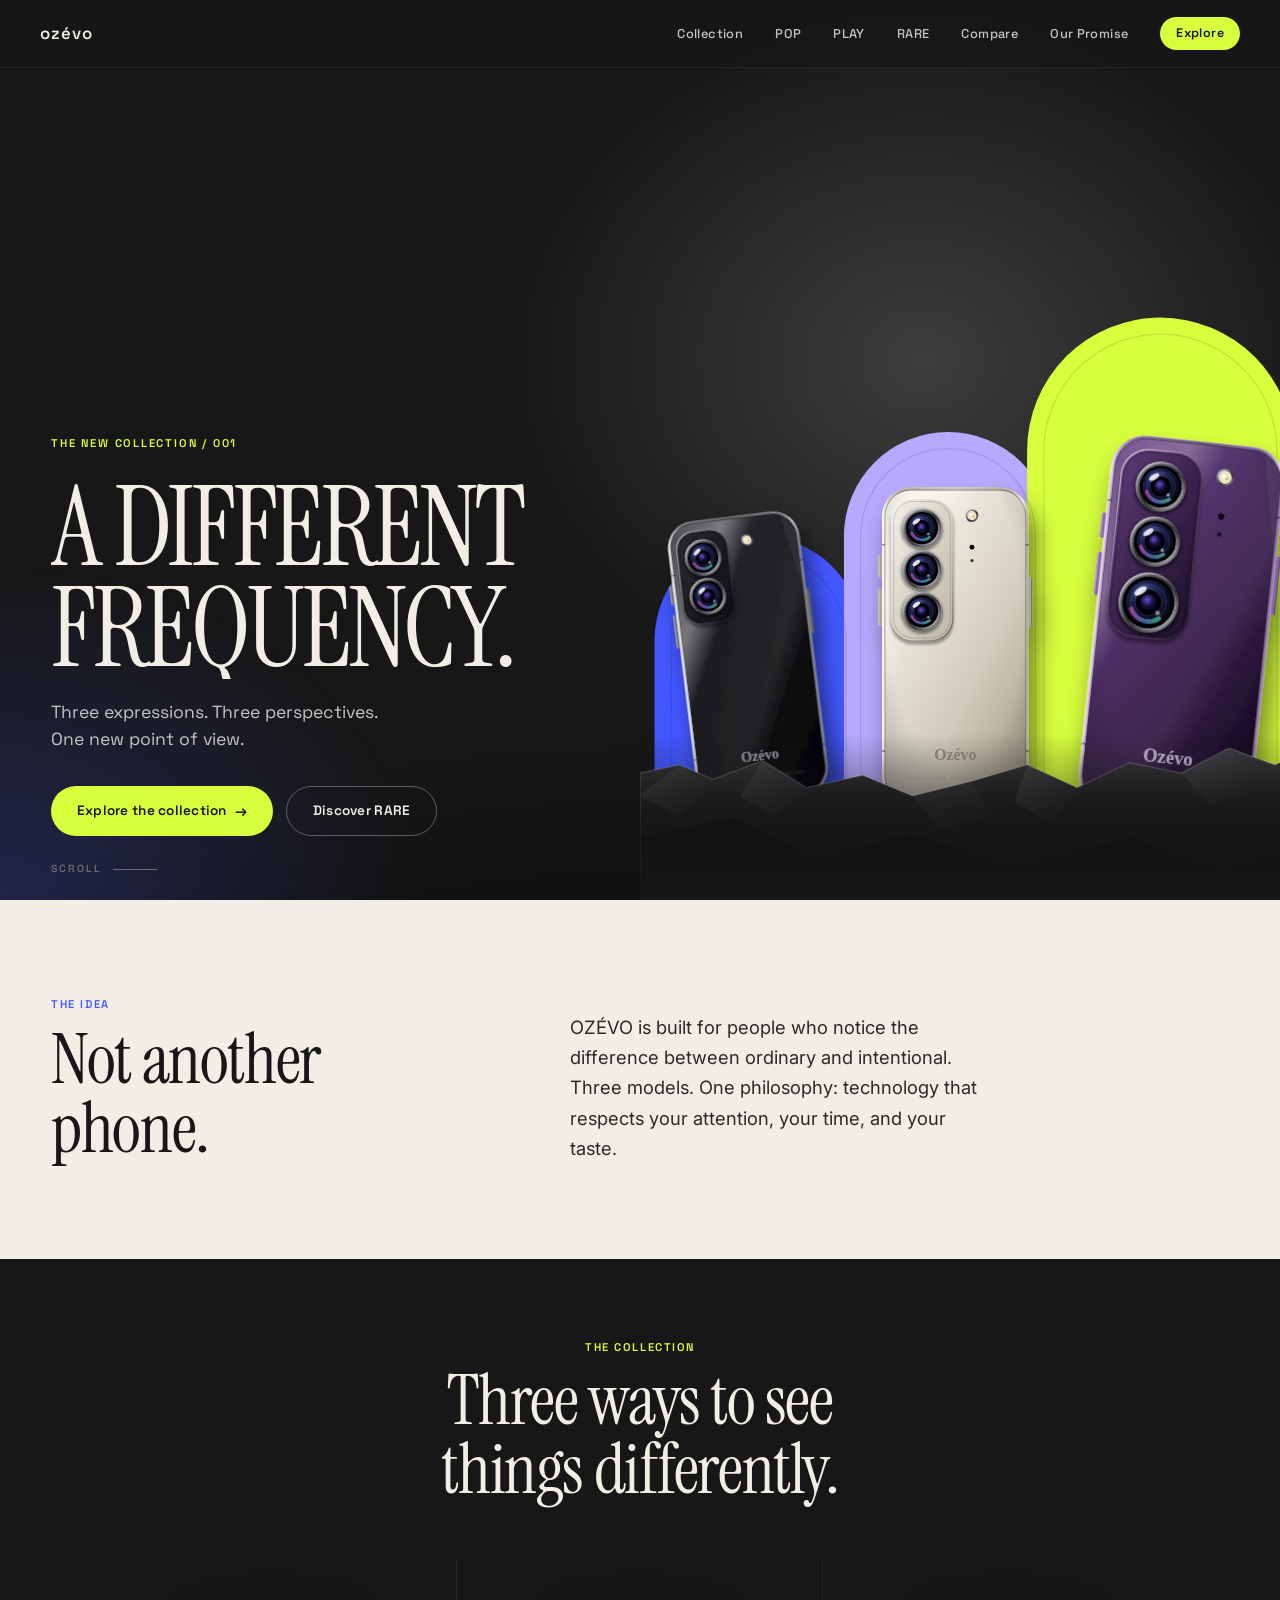
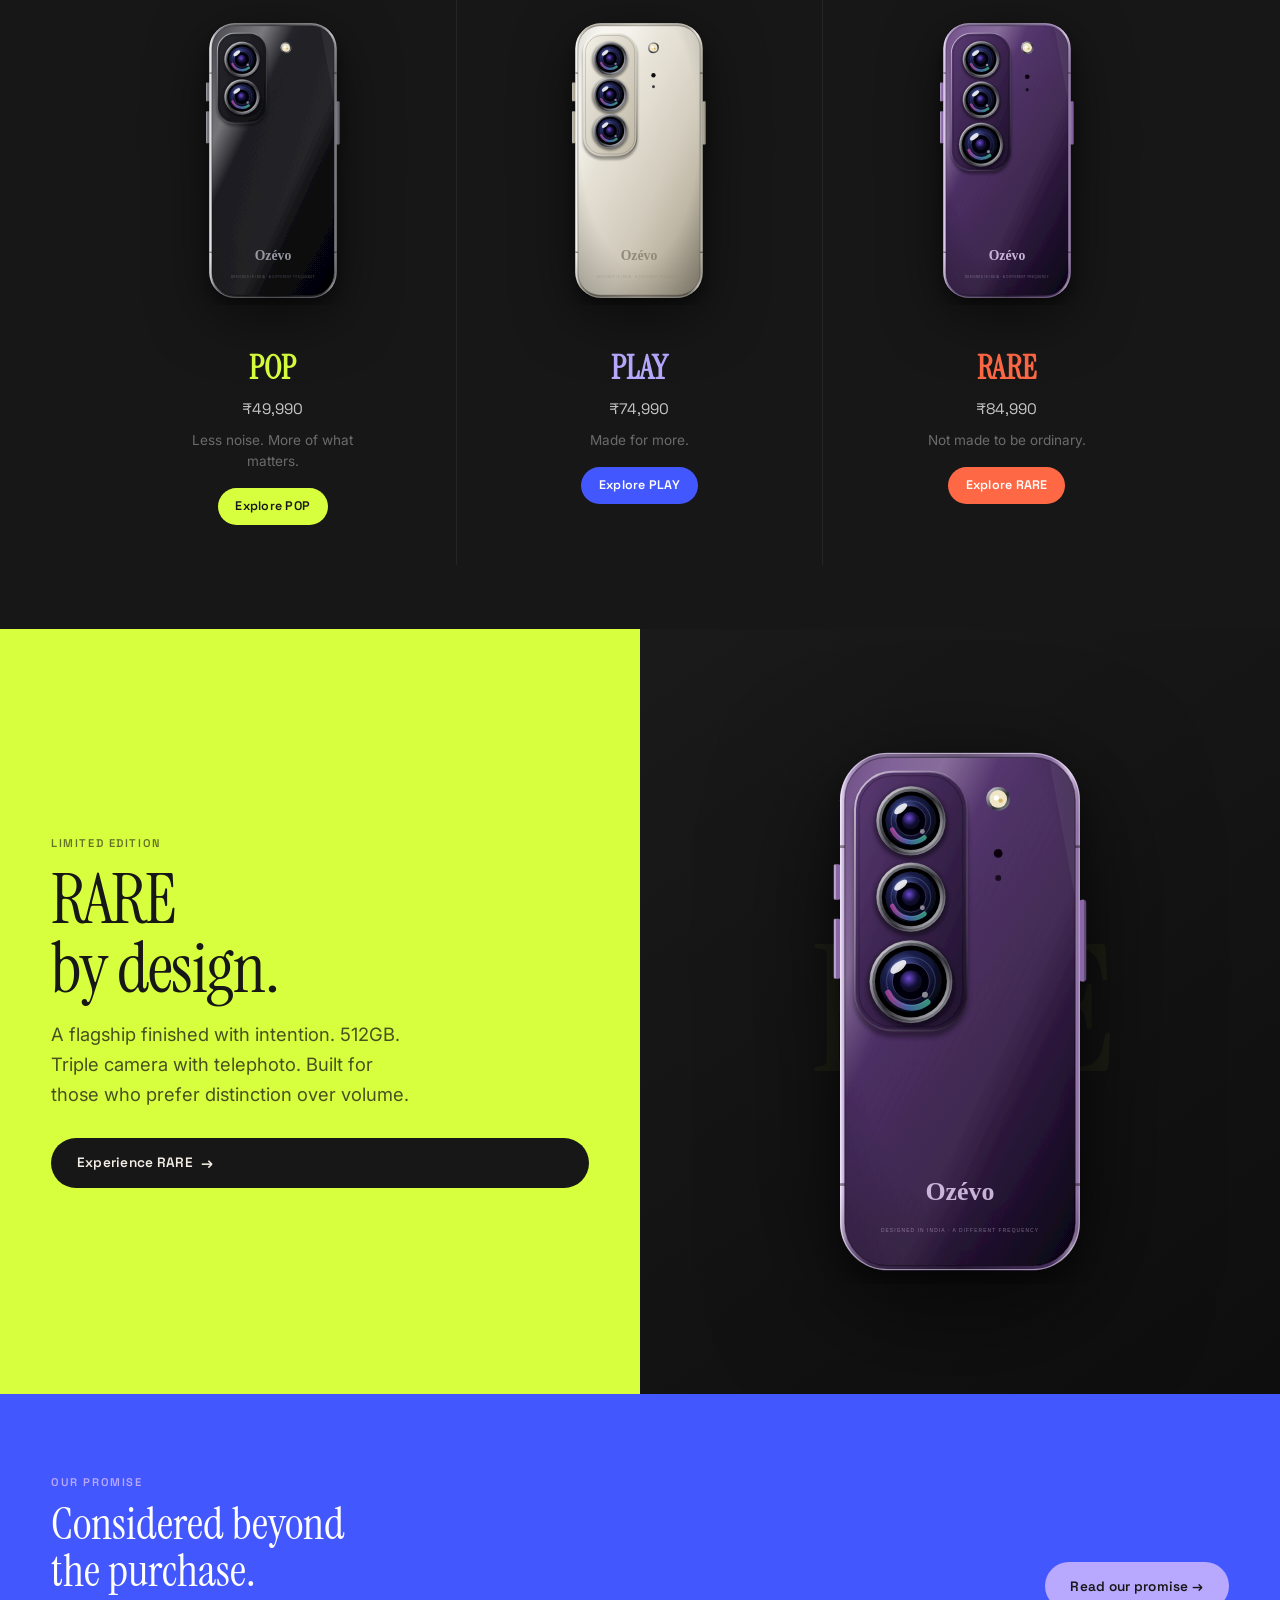
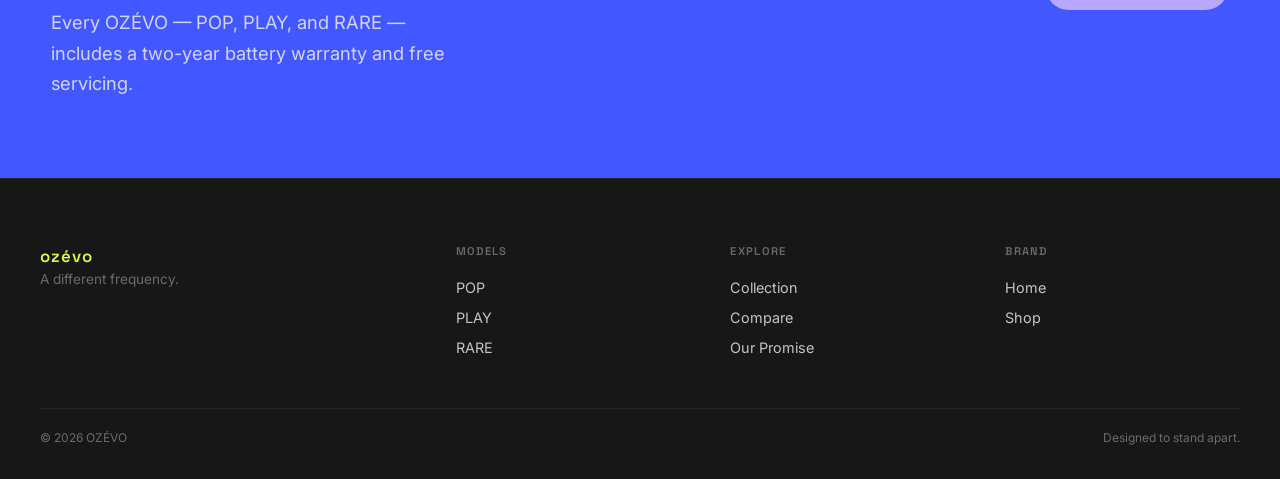
<file: ozevo-site (3)/ozevo/index.html>
<!DOCTYPE html>
<html lang="en">
<head>
  <meta charset="UTF-8" />
  <meta name="viewport" content="width=device-width, initial-scale=1.0" />
  <title>ozévo — A Different Frequency.</title>
  <meta name="description" content="Three expressions. Three perspectives. One new point of view. OZÉVO POP, PLAY, and RARE." />
  <link rel="stylesheet" href="css/styles.css" />
  <link rel="stylesheet" href="css/motion.css" />
</head>
<body>
  <header class="site-header">
    <a href="index.html" class="wordmark">ozévo</a>
    <nav class="nav-links">
      <a href="collection.html">Collection</a>
      <a href="pop.html">POP</a>
      <a href="play.html">PLAY</a>
      <a href="rare.html">RARE</a>
      <a href="compare.html">Compare</a>
      <a href="our-promise.html">Our Promise</a>
      <a href="collection.html" class="nav-cta">Explore</a>
    </nav>
    <button class="mobile-toggle" aria-label="Menu"><span></span><span></span><span></span></button>
  </header>
  <nav class="mobile-nav">
    <a href="collection.html">Collection</a>
    <a href="pop.html">POP</a>
    <a href="play.html">PLAY</a>
    <a href="rare.html">RARE</a>
    <a href="compare.html">Compare</a>
    <a href="our-promise.html">Our Promise</a>
  </nav>

  <main>
    <!-- HERO -->
    <section class="hero hero-cine">
      <div class="hero-light" aria-hidden="true"></div>
      <div class="hero-left">
        <p class="hero-meta">The New Collection / 001</p>
        <h1 class="display-xl">
          <span class="line"><span>A DIFFERENT</span></span>
          <span class="line"><span>FREQUENCY.</span></span>
        </h1>
        <p class="hero-sub">Three expressions. Three perspectives. One new point of view.</p>
        <div class="hero-cta">
          <a href="collection.html" class="btn btn-lime btn-arrow">Explore the collection</a>
          <a href="rare.html" class="btn btn-ghost" style="color:var(--paper);border-color:rgba(255,255,255,0.3);">Discover RARE</a>
        </div>
      </div>
      <div class="hero-right">
        <span class="hero-crop-type" aria-hidden="true">ozévo</span>
        <div class="hero-parallax" data-parallax="0.07">
          <div class="hero-phones">
            <!-- Illustrative render. Replace with product photography when available. -->
            <img src="assets/hero-phones.svg" alt="OZÉVO POP, PLAY, and RARE" width="640" height="600" />
          </div>
        </div>
      </div>
      <a href="#manifesto" class="hero-scroll" aria-label="Scroll to the idea">Scroll</a>
    </section>

    <!-- MANIFESTO -->
    <section class="manifesto" id="manifesto">
      <div class="reveal">
        <p class="label">The idea</p>
        <h2 class="display-lg">Not another<br>phone.</h2>
      </div>
      <div class="reveal">
        <p class="body-lg">OZÉVO is built for people who notice the difference between ordinary and intentional. Three models. One philosophy: technology that respects your attention, your time, and your taste.</p>
      </div>
    </section>

    <!-- COLLECTION STRIP -->
    <section class="col-strip">
      <div class="col-strip-header reveal">
        <p class="label">The collection</p>
        <h2 class="display-lg">Three ways to see<br>things differently.</h2>
      </div>
      <div class="phones-row">
        <article class="phone-card pop-card reveal">
          <div class="phone-visual">
            <img data-tilt src="assets/phone-pop.svg" alt="OZÉVO POP" width="160" height="320" />
          </div>
          <h3 class="model-name">POP</h3>
          <p class="model-price">₹49,990</p>
          <p class="model-desc">Less noise. More of what matters.</p>
          <a href="pop.html" class="btn btn-lime" style="font-size:0.78rem;padding:0.55rem 1.1rem;">Explore POP</a>
        </article>
        <article class="phone-card play-card reveal">
          <div class="phone-visual">
            <img data-tilt src="assets/phone-play.svg" alt="OZÉVO PLAY" width="160" height="320" />
          </div>
          <h3 class="model-name">PLAY</h3>
          <p class="model-price">₹74,990</p>
          <p class="model-desc">Made for more.</p>
          <a href="play.html" class="btn btn-cobalt" style="font-size:0.78rem;padding:0.55rem 1.1rem;">Explore PLAY</a>
        </article>
        <article class="phone-card rare-card reveal">
          <div class="phone-visual">
            <img data-tilt src="assets/phone-rare.svg" alt="OZÉVO RARE" width="160" height="320" />
          </div>
          <h3 class="model-name">RARE</h3>
          <p class="model-price">₹84,990</p>
          <p class="model-desc">Not made to be ordinary.</p>
          <a href="rare.html" class="btn" style="background:var(--orange);color:var(--white);font-size:0.78rem;padding:0.55rem 1.1rem;">Explore RARE</a>
        </article>
      </div>
    </section>

    <!-- RARE TEASER -->
    <section class="rare-teaser">
      <div class="rare-teaser-left reveal">
        <p class="label">Limited edition</p>
        <h2 class="display-lg">RARE<br>by design.</h2>
        <p class="body-lg">A flagship finished with intention. 512GB. Triple camera with telephoto. Built for those who prefer distinction over volume.</p>
        <a href="rare.html" class="btn btn-ink btn-arrow">Experience RARE</a>
      </div>
      <div class="rare-teaser-right">
        <span class="rare-big-type" aria-hidden="true">RARE</span>
        <div class="phone-visual" data-parallax="0.08">
          <img data-tilt src="assets/phone-rare.svg" alt="OZÉVO RARE limited edition" width="300" height="600" />
        </div>
      </div>
    </section>

    <!-- PROMISE BAND -->
    <section class="promise-band">
      <div class="reveal">
        <p class="label">Our promise</p>
        <h2 class="display-md">Considered beyond<br>the purchase.</h2>
        <p class="body-lg">Every OZÉVO — POP, PLAY, and RARE — includes a two-year battery warranty and free servicing.</p>
      </div>
      <div class="reveal" style="text-align:right;">
        <a href="our-promise.html" class="btn" style="background:var(--lavender);color:var(--ink);">Read our promise →</a>
      </div>
    </section>
  </main>

  <footer class="site-footer">
    <div class="footer-inner">
      <div class="footer-brand">
        <a href="index.html" class="wordmark">ozévo</a>
        <p>A different frequency.</p>
      </div>
      <div class="footer-col">
        <h4>Models</h4>
        <a href="pop.html">POP</a>
        <a href="play.html">PLAY</a>
        <a href="rare.html">RARE</a>
      </div>
      <div class="footer-col">
        <h4>Explore</h4>
        <a href="collection.html">Collection</a>
        <a href="compare.html">Compare</a>
        <a href="our-promise.html">Our Promise</a>
      </div>
      <div class="footer-col">
        <h4>Brand</h4>
        <a href="index.html">Home</a>
        <a href="collection.html">Shop</a>
      </div>
    </div>
    <div class="footer-bottom">
      <span>© 2026 OZÉVO</span>
      <span>Designed to stand apart.</span>
    </div>
  </footer>
  <script src="js/main.js"></script>
  <script src="js/motion.js"></script>
</body>
</html>
</file>
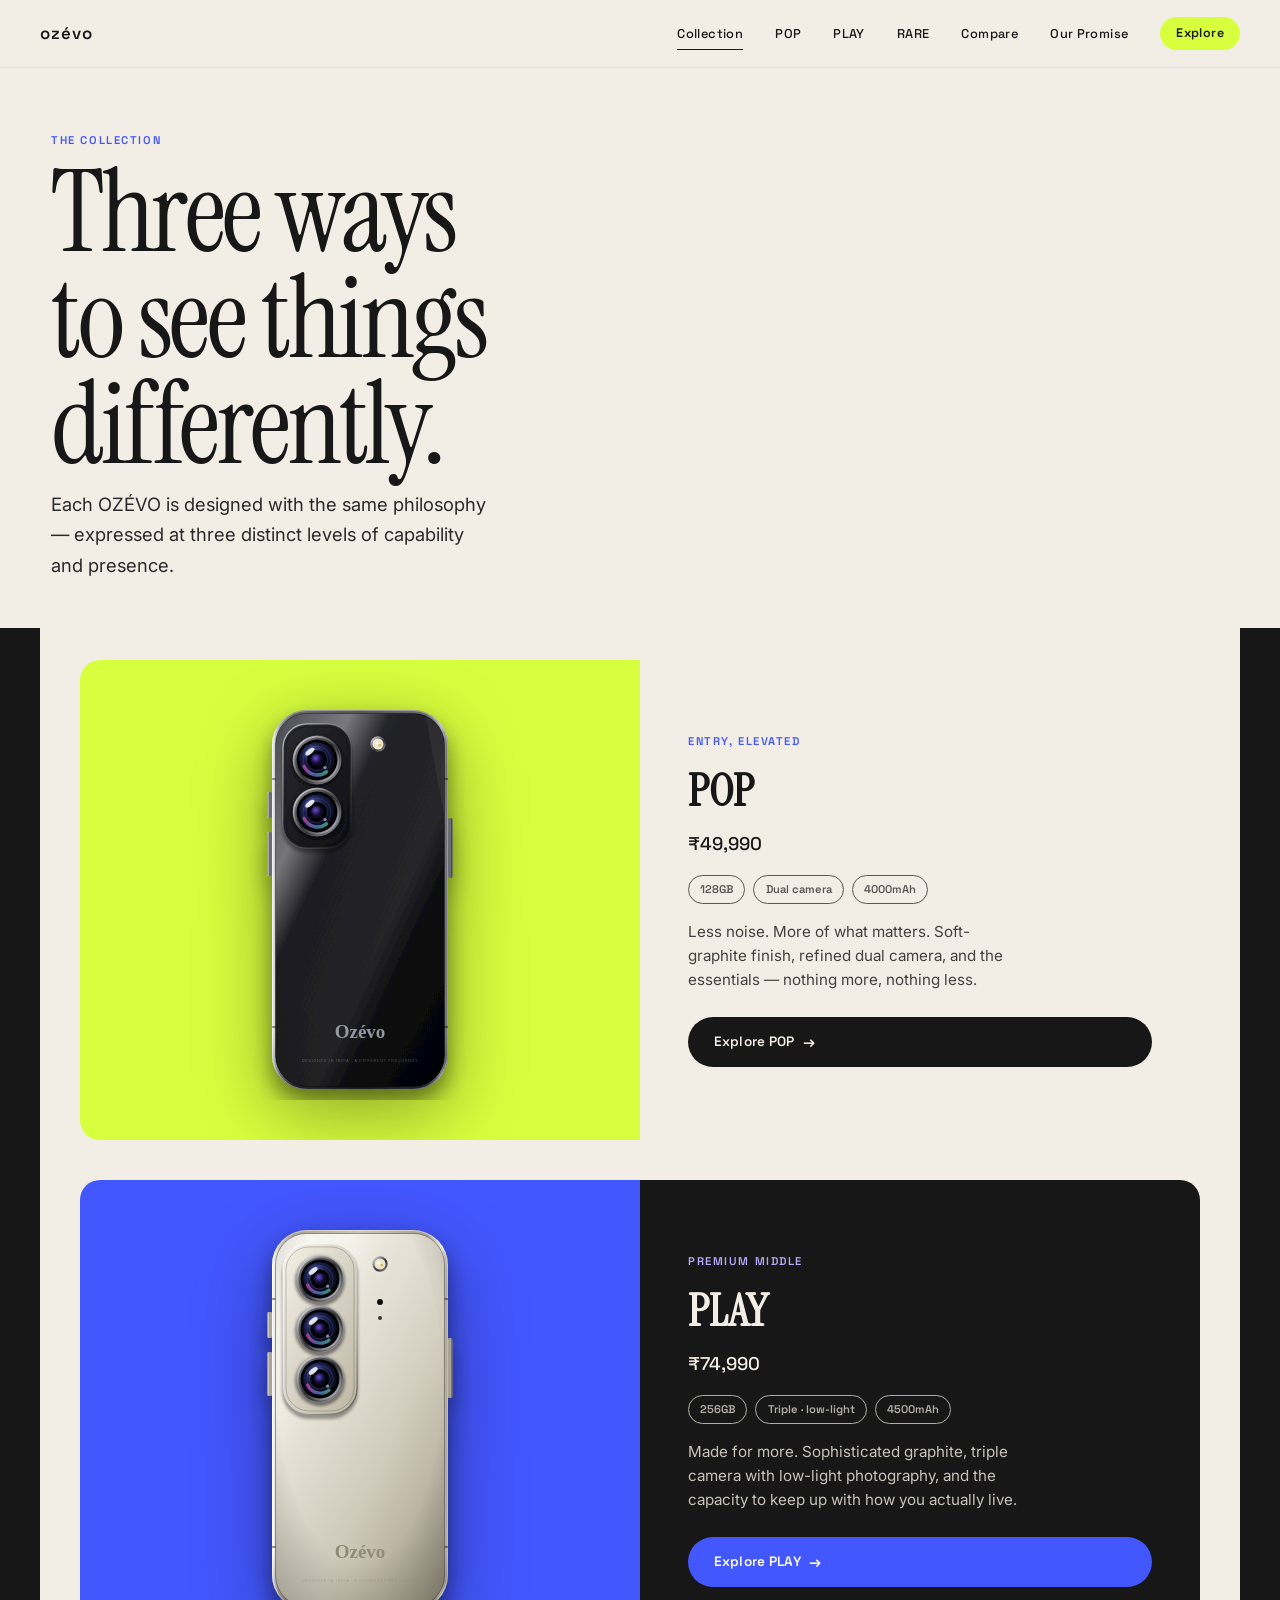
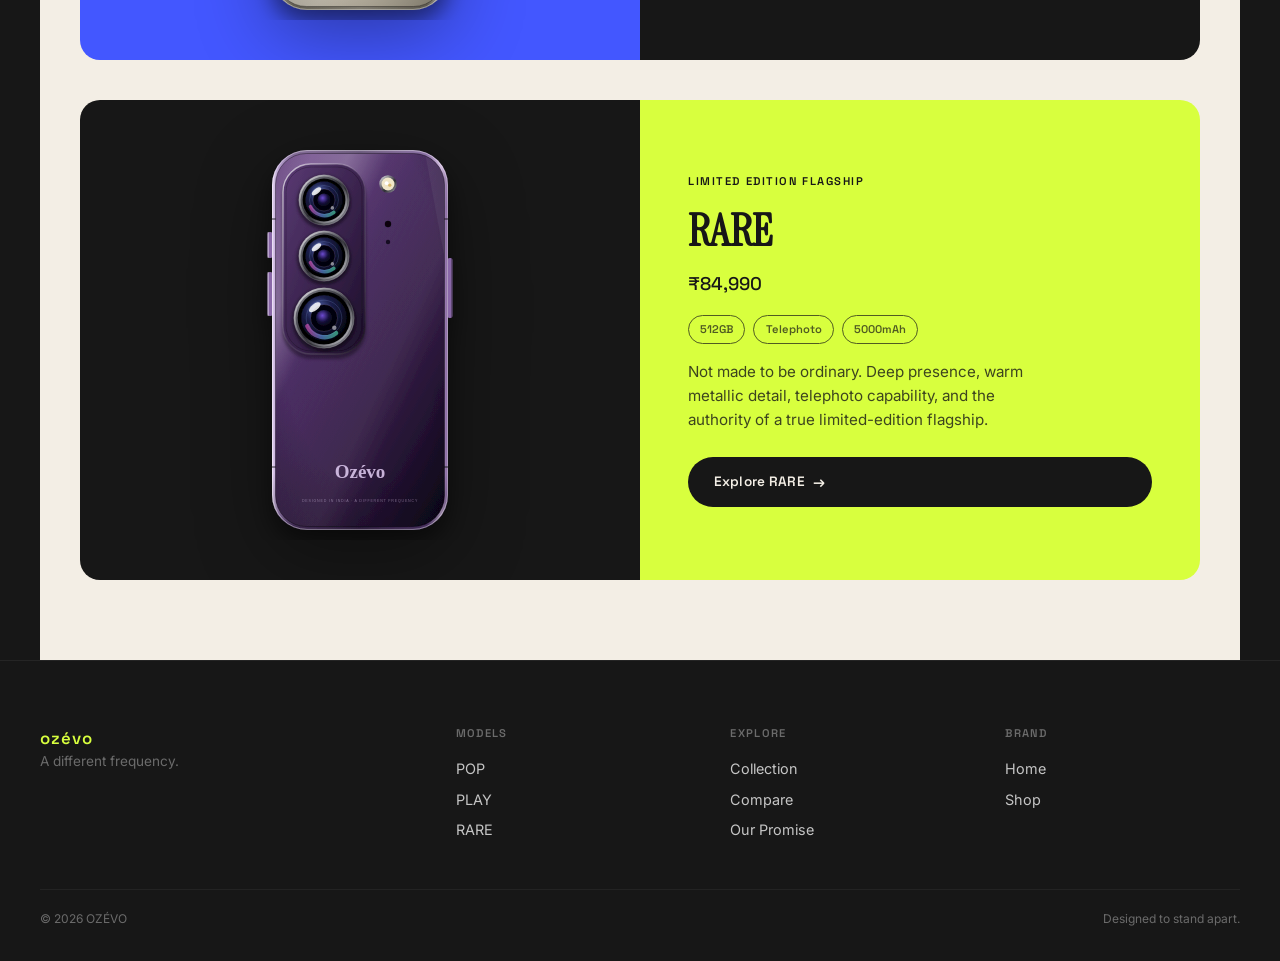
<file: ozevo-site (3)/ozevo/collection.html>
<!DOCTYPE html>
<html lang="en">
<head>
  <meta charset="UTF-8" />
  <meta name="viewport" content="width=device-width, initial-scale=1.0" />
  <title>Collection — ozévo</title>
  <meta name="description" content="Three ways to see things differently. OZÉVO POP, PLAY, and RARE." />
  <link rel="stylesheet" href="css/styles.css" />
  <link rel="stylesheet" href="css/motion.css" />
</head>
<body>
  <header class="site-header light">
    <a href="index.html" class="wordmark">ozévo</a>
    <nav class="nav-links">
      <a href="collection.html" class="active">Collection</a>
      <a href="pop.html">POP</a>
      <a href="play.html">PLAY</a>
      <a href="rare.html">RARE</a>
      <a href="compare.html">Compare</a>
      <a href="our-promise.html">Our Promise</a>
      <a href="collection.html" class="nav-cta">Explore</a>
    </nav>
    <button class="mobile-toggle" aria-label="Menu"><span></span><span></span><span></span></button>
  </header>
  <nav class="mobile-nav">
    <a href="collection.html">Collection</a>
    <a href="pop.html">POP</a>
    <a href="play.html">PLAY</a>
    <a href="rare.html">RARE</a>
    <a href="compare.html">Compare</a>
    <a href="our-promise.html">Our Promise</a>
  </nav>

  <main>
    <section class="page-hero">
      <p class="label reveal">The collection</p>
      <h1 class="display-xl reveal">Three ways<br>to see things<br>differently.</h1>
      <p class="body-lg reveal">Each OZÉVO is designed with the same philosophy — expressed at three distinct levels of capability and presence.</p>
    </section>

    <div class="collection-grid" style="background:var(--paper);padding-top:2rem;">
      <!-- POP -->
      <article class="collection-item pop-item reveal">
        <div class="visual-side">
          <img data-tilt src="assets/phone-pop.svg" alt="OZÉVO POP" width="220" height="440" />
        </div>
        <div class="info-side">
          <p class="label" style="color:var(--cobalt);">Entry, elevated</p>
          <h2 class="model-name">POP</h2>
          <p class="model-price">₹49,990</p>
          <div class="specs-row">
            <span class="spec-chip">128GB</span>
            <span class="spec-chip">Dual camera</span>
            <span class="spec-chip">4000mAh</span>
          </div>
          <p class="model-desc">Less noise. More of what matters. Soft-graphite finish, refined dual camera, and the essentials — nothing more, nothing less.</p>
          <a href="pop.html" class="btn btn-ink btn-arrow">Explore POP</a>
        </div>
      </article>

      <!-- PLAY -->
      <article class="collection-item play-item reveal">
        <div class="visual-side">
          <img data-tilt src="assets/phone-play.svg" alt="OZÉVO PLAY" width="220" height="440" />
        </div>
        <div class="info-side">
          <p class="label" style="color:var(--lavender);">Premium middle</p>
          <h2 class="model-name">PLAY</h2>
          <p class="model-price">₹74,990</p>
          <div class="specs-row">
            <span class="spec-chip">256GB</span>
            <span class="spec-chip">Triple · low-light</span>
            <span class="spec-chip">4500mAh</span>
          </div>
          <p class="model-desc">Made for more. Sophisticated graphite, triple camera with low-light photography, and the capacity to keep up with how you actually live.</p>
          <a href="play.html" class="btn btn-cobalt btn-arrow">Explore PLAY</a>
        </div>
      </article>

      <!-- RARE -->
      <article class="collection-item rare-item reveal">
        <div class="visual-side">
          <img data-tilt src="assets/phone-rare.svg" alt="OZÉVO RARE" width="220" height="440" />
        </div>
        <div class="info-side">
          <p class="label">Limited edition flagship</p>
          <h2 class="model-name">RARE</h2>
          <p class="model-price">₹84,990</p>
          <div class="specs-row">
            <span class="spec-chip">512GB</span>
            <span class="spec-chip">Telephoto</span>
            <span class="spec-chip">5000mAh</span>
          </div>
          <p class="model-desc">Not made to be ordinary. Deep presence, warm metallic detail, telephoto capability, and the authority of a true limited-edition flagship.</p>
          <a href="rare.html" class="btn btn-ink btn-arrow">Explore RARE</a>
        </div>
      </article>
    </div>
  </main>

  <footer class="site-footer">
    <div class="footer-inner">
      <div class="footer-brand">
        <a href="index.html" class="wordmark">ozévo</a>
        <p>A different frequency.</p>
      </div>
      <div class="footer-col">
        <h4>Models</h4>
        <a href="pop.html">POP</a>
        <a href="play.html">PLAY</a>
        <a href="rare.html">RARE</a>
      </div>
      <div class="footer-col">
        <h4>Explore</h4>
        <a href="collection.html">Collection</a>
        <a href="compare.html">Compare</a>
        <a href="our-promise.html">Our Promise</a>
      </div>
      <div class="footer-col">
        <h4>Brand</h4>
        <a href="index.html">Home</a>
        <a href="collection.html">Shop</a>
      </div>
    </div>
    <div class="footer-bottom">
      <span>© 2026 OZÉVO</span>
      <span>Designed to stand apart.</span>
    </div>
  </footer>
  <script src="js/main.js"></script>
  <script src="js/motion.js"></script>
</body>
</html>
</file>
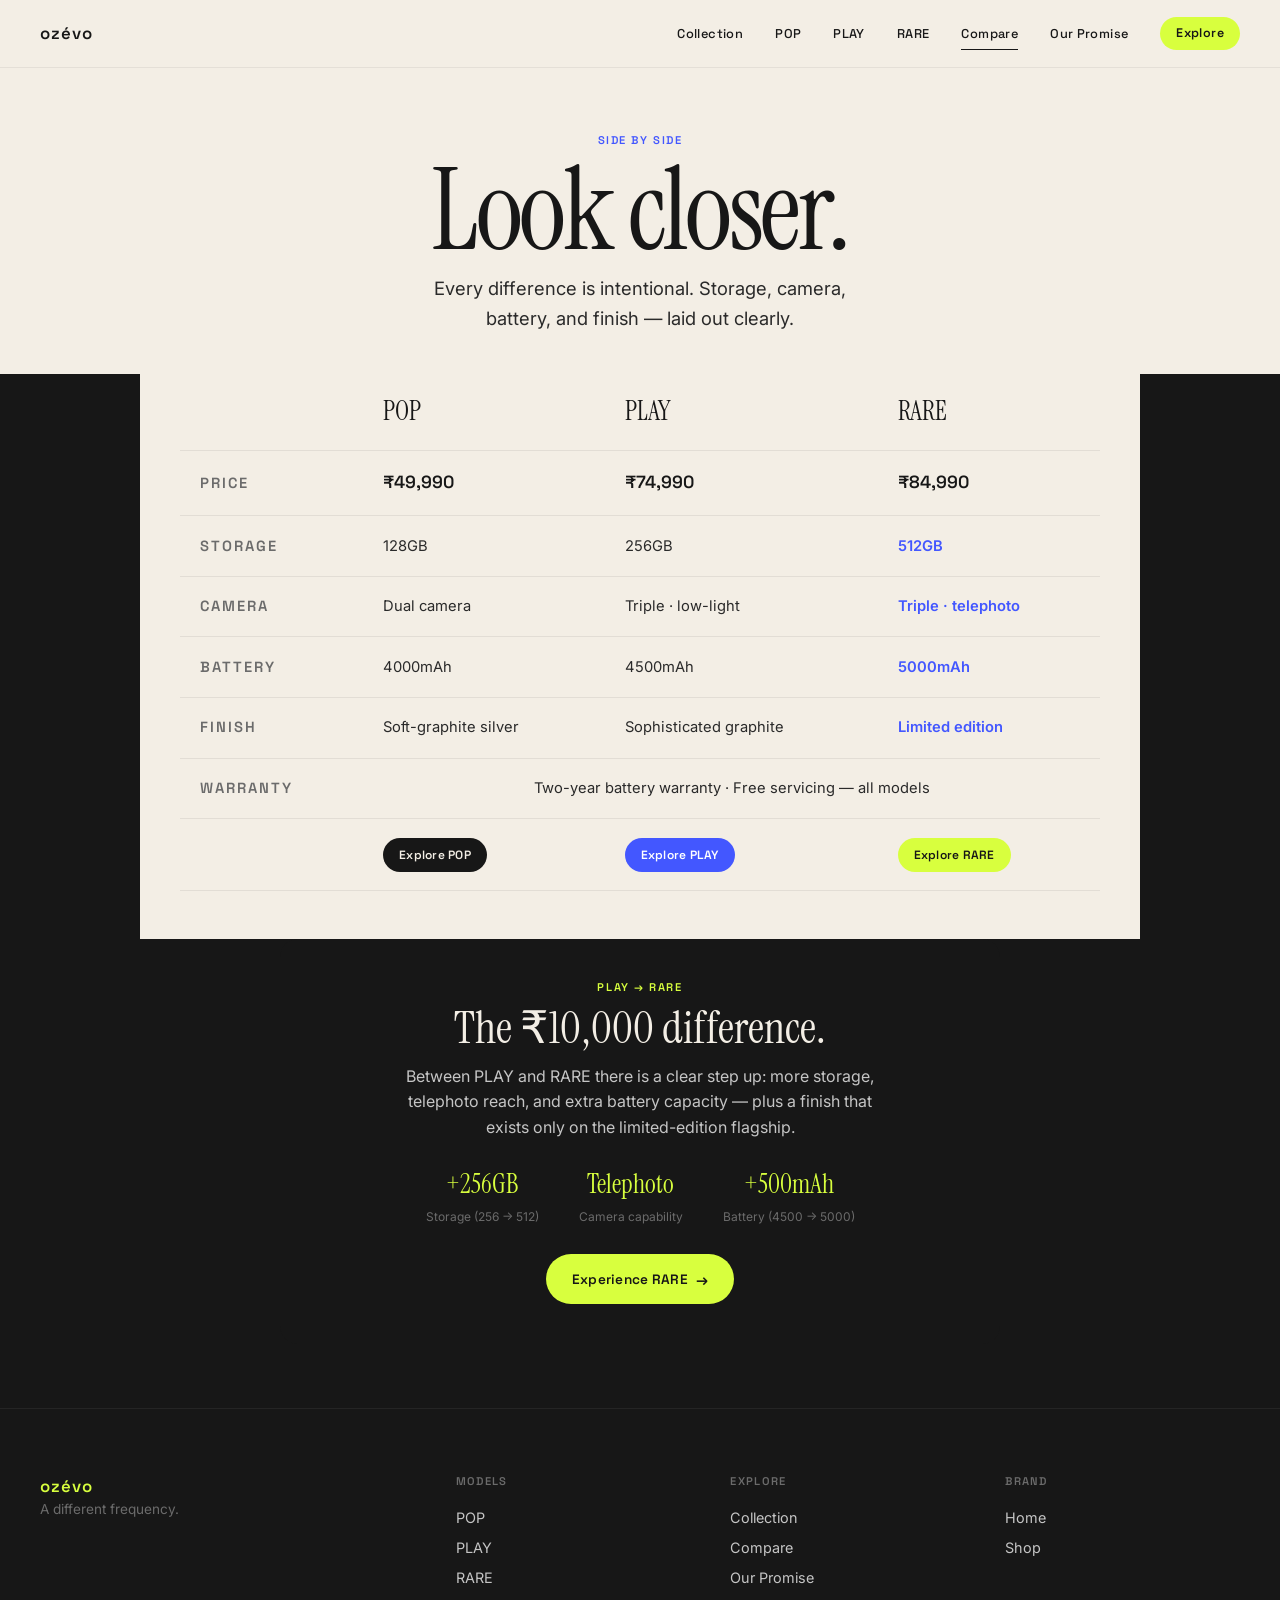
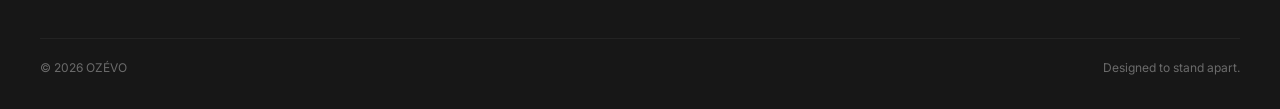
<file: ozevo-site (3)/ozevo/compare.html>
<!DOCTYPE html>
<html lang="en">
<head>
  <meta charset="UTF-8" />
  <meta name="viewport" content="width=device-width, initial-scale=1.0" />
  <title>Compare — ozévo</title>
  <meta name="description" content="Compare OZÉVO POP, PLAY, and RARE. Prices, storage, camera, battery." />
  <link rel="stylesheet" href="css/styles.css" />
  <link rel="stylesheet" href="css/motion.css" />
</head>
<body>
  <header class="site-header light">
    <a href="index.html" class="wordmark">ozévo</a>
    <nav class="nav-links">
      <a href="collection.html">Collection</a>
      <a href="pop.html">POP</a>
      <a href="play.html">PLAY</a>
      <a href="rare.html">RARE</a>
      <a href="compare.html" class="active">Compare</a>
      <a href="our-promise.html">Our Promise</a>
      <a href="collection.html" class="nav-cta">Explore</a>
    </nav>
    <button class="mobile-toggle" aria-label="Menu"><span></span><span></span><span></span></button>
  </header>
  <nav class="mobile-nav">
    <a href="collection.html">Collection</a>
    <a href="pop.html">POP</a>
    <a href="play.html">PLAY</a>
    <a href="rare.html">RARE</a>
    <a href="compare.html">Compare</a>
    <a href="our-promise.html">Our Promise</a>
  </nav>

  <main>
    <section class="compare-hero">
      <p class="label reveal">Side by side</p>
      <h1 class="display-xl reveal">Look closer.</h1>
      <p class="body-lg reveal">Every difference is intentional. Storage, camera, battery, and finish — laid out clearly.</p>
    </section>

    <div class="compare-table-wrap reveal">
      <table class="compare-table">
        <thead>
          <tr>
            <th></th>
            <th><a href="pop.html" class="model-header">POP</a></th>
            <th><a href="play.html" class="model-header">PLAY</a></th>
            <th><a href="rare.html" class="model-header">RARE</a></th>
          </tr>
        </thead>
        <tbody>
          <tr>
            <td class="label" style="color:var(--mid);">Price</td>
            <td class="model-price-cell">₹49,990</td>
            <td class="model-price-cell">₹74,990</td>
            <td class="model-price-cell">₹84,990</td>
          </tr>
          <tr>
            <td class="label" style="color:var(--mid);">Storage</td>
            <td>128GB</td>
            <td>256GB</td>
            <td class="highlight">512GB</td>
          </tr>
          <tr>
            <td class="label" style="color:var(--mid);">Camera</td>
            <td>Dual camera</td>
            <td>Triple · low-light</td>
            <td class="highlight">Triple · telephoto</td>
          </tr>
          <tr>
            <td class="label" style="color:var(--mid);">Battery</td>
            <td>4000mAh</td>
            <td>4500mAh</td>
            <td class="highlight">5000mAh</td>
          </tr>
          <tr>
            <td class="label" style="color:var(--mid);">Finish</td>
            <td>Soft-graphite silver</td>
            <td>Sophisticated graphite</td>
            <td class="highlight">Limited edition</td>
          </tr>
          <tr>
            <td class="label" style="color:var(--mid);">Warranty</td>
            <td colspan="3" style="text-align:center;color:var(--dark-mid);">Two-year battery warranty · Free servicing — all models</td>
          </tr>
          <tr>
            <td></td>
            <td><a href="pop.html" class="btn btn-ink" style="font-size:0.75rem;padding:0.5rem 1rem;">Explore POP</a></td>
            <td><a href="play.html" class="btn btn-cobalt" style="font-size:0.75rem;padding:0.5rem 1rem;">Explore PLAY</a></td>
            <td><a href="rare.html" class="btn btn-lime" style="font-size:0.75rem;padding:0.5rem 1rem;">Explore RARE</a></td>
          </tr>
        </tbody>
      </table>
    </div>

    <div class="compare-diff reveal">
      <p class="label">PLAY → RARE</p>
      <h2 class="display-md">The ₹10,000 difference.</h2>
      <p class="body-md">Between PLAY and RARE there is a clear step up: more storage, telephoto reach, and extra battery capacity — plus a finish that exists only on the limited-edition flagship.</p>
      <div class="diff-points">
        <div class="diff-point">
          <p class="diff-value">+256GB</p>
          <p class="diff-label">Storage (256 → 512)</p>
        </div>
        <div class="diff-point">
          <p class="diff-value">Telephoto</p>
          <p class="diff-label">Camera capability</p>
        </div>
        <div class="diff-point">
          <p class="diff-value">+500mAh</p>
          <p class="diff-label">Battery (4500 → 5000)</p>
        </div>
      </div>
      <div style="margin-top:1.75rem;">
        <a href="rare.html" class="btn btn-lime btn-arrow">Experience RARE</a>
      </div>
    </div>
  </main>

  <footer class="site-footer">
    <div class="footer-inner">
      <div class="footer-brand">
        <a href="index.html" class="wordmark">ozévo</a>
        <p>A different frequency.</p>
      </div>
      <div class="footer-col">
        <h4>Models</h4>
        <a href="pop.html">POP</a>
        <a href="play.html">PLAY</a>
        <a href="rare.html">RARE</a>
      </div>
      <div class="footer-col">
        <h4>Explore</h4>
        <a href="collection.html">Collection</a>
        <a href="compare.html">Compare</a>
        <a href="our-promise.html">Our Promise</a>
      </div>
      <div class="footer-col">
        <h4>Brand</h4>
        <a href="index.html">Home</a>
        <a href="collection.html">Shop</a>
      </div>
    </div>
    <div class="footer-bottom">
      <span>© 2026 OZÉVO</span>
      <span>Designed to stand apart.</span>
    </div>
  </footer>
  <script src="js/main.js"></script>
  <script src="js/motion.js"></script>
</body>
</html>
</file>
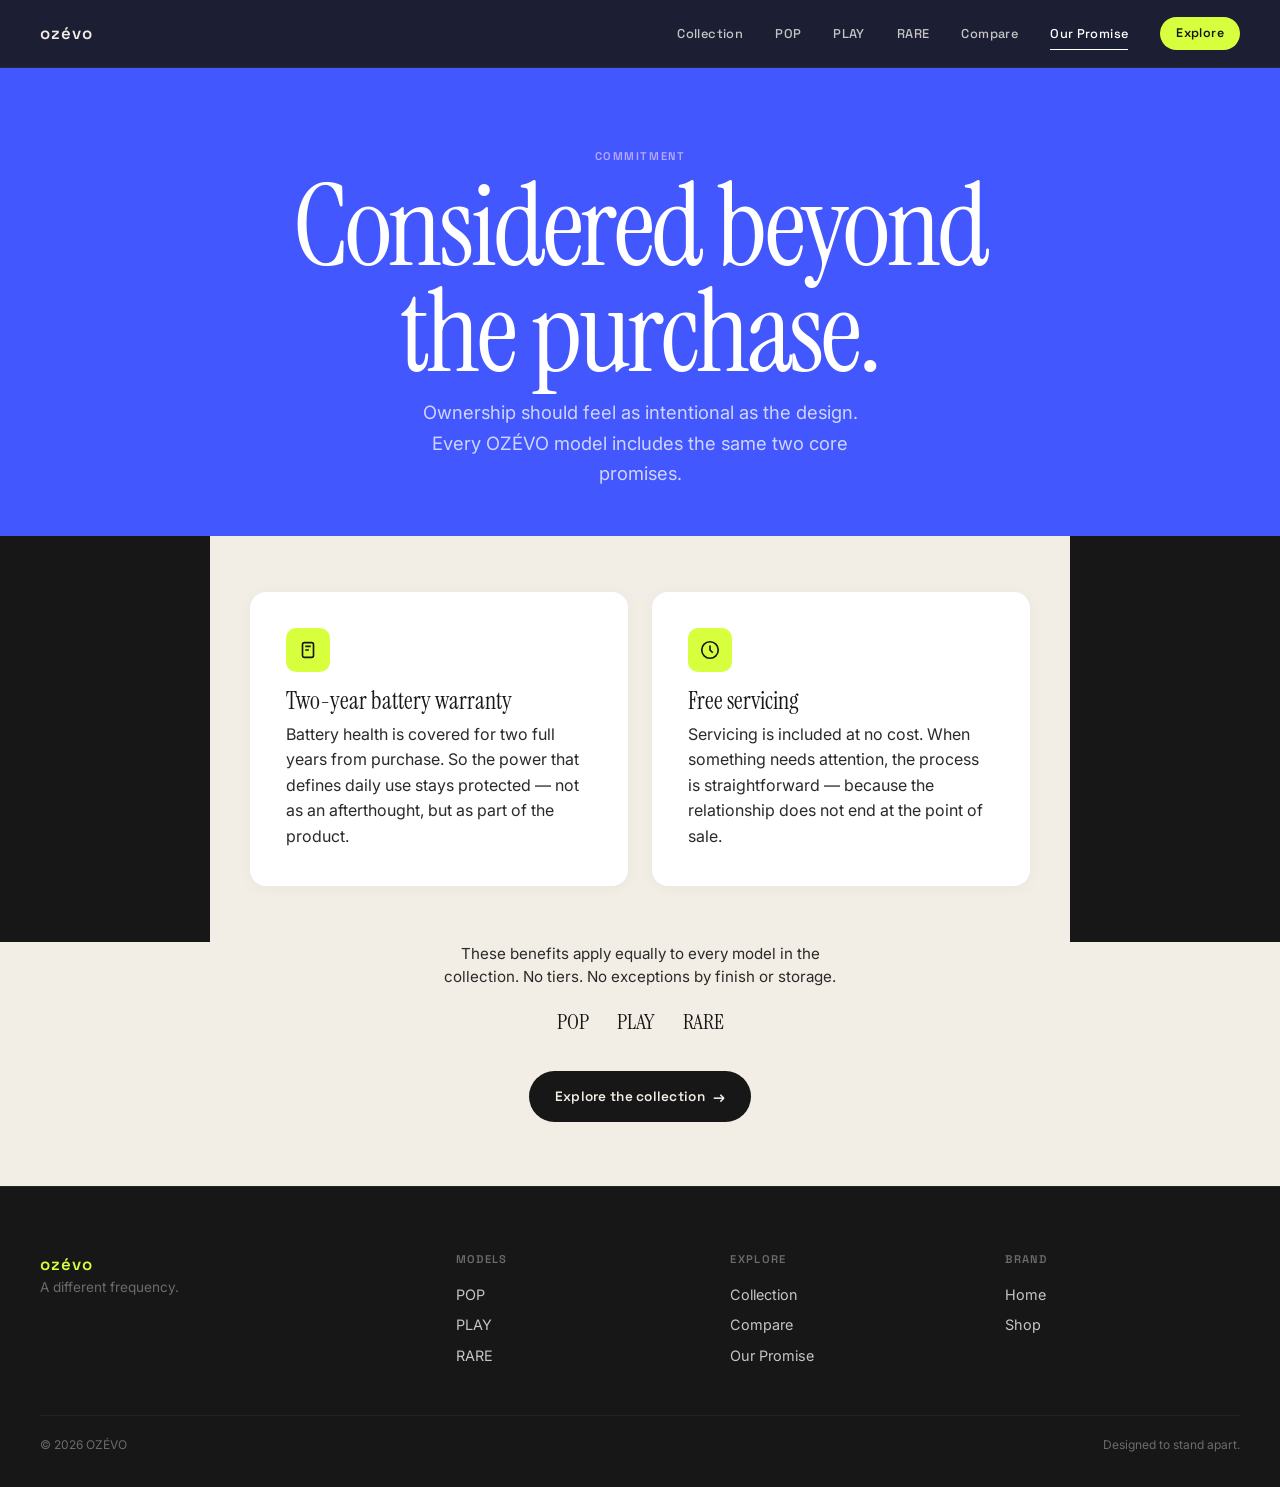
<file: ozevo-site (3)/ozevo/our-promise.html>
<!DOCTYPE html>
<html lang="en">
<head>
  <meta charset="UTF-8" />
  <meta name="viewport" content="width=device-width, initial-scale=1.0" />
  <title>Our Promise — ozévo</title>
  <meta name="description" content="Every OZÉVO includes a two-year battery warranty and free servicing." />
  <link rel="stylesheet" href="css/styles.css" />
  <link rel="stylesheet" href="css/motion.css" />
</head>
<body>
  <header class="site-header">
    <a href="index.html" class="wordmark">ozévo</a>
    <nav class="nav-links">
      <a href="collection.html">Collection</a>
      <a href="pop.html">POP</a>
      <a href="play.html">PLAY</a>
      <a href="rare.html">RARE</a>
      <a href="compare.html">Compare</a>
      <a href="our-promise.html" class="active">Our Promise</a>
      <a href="collection.html" class="nav-cta">Explore</a>
    </nav>
    <button class="mobile-toggle" aria-label="Menu"><span></span><span></span><span></span></button>
  </header>
  <nav class="mobile-nav">
    <a href="collection.html">Collection</a>
    <a href="pop.html">POP</a>
    <a href="play.html">PLAY</a>
    <a href="rare.html">RARE</a>
    <a href="compare.html">Compare</a>
    <a href="our-promise.html">Our Promise</a>
  </nav>

  <main>
    <section class="promise-hero">
      <p class="label reveal">Commitment</p>
      <h1 class="display-xl reveal">Considered beyond<br>the purchase.</h1>
      <p class="body-lg reveal">Ownership should feel as intentional as the design. Every OZÉVO model includes the same two core promises.</p>
    </section>

    <div class="promise-cards">
      <article class="promise-card reveal">
        <div class="promise-icon">
          <svg width="22" height="22" viewBox="0 0 24 24" fill="none" stroke="#171717" stroke-width="1.8">
            <rect x="6" y="4" width="12" height="16" rx="2"/>
            <path d="M9 8h6M9 12h4"/>
          </svg>
        </div>
        <h2 class="display-md">Two-year battery warranty</h2>
        <p class="body-md">Battery health is covered for two full years from purchase. So the power that defines daily use stays protected — not as an afterthought, but as part of the product.</p>
      </article>
      <article class="promise-card reveal">
        <div class="promise-icon">
          <svg width="22" height="22" viewBox="0 0 24 24" fill="none" stroke="#171717" stroke-width="1.8">
            <circle cx="12" cy="12" r="9"/>
            <path d="M12 7v5l3 3"/>
          </svg>
        </div>
        <h2 class="display-md">Free servicing</h2>
        <p class="body-md">Servicing is included at no cost. When something needs attention, the process is straightforward — because the relationship does not end at the point of sale.</p>
      </article>
    </div>

    <div class="promise-applies reveal">
      <p>These benefits apply equally to every model in the collection. No tiers. No exceptions by finish or storage.</p>
      <div class="promise-models">
        <span>POP</span>
        <span>PLAY</span>
        <span>RARE</span>
      </div>
      <div style="margin-top:2rem;">
        <a href="collection.html" class="btn btn-ink btn-arrow">Explore the collection</a>
      </div>
    </div>
  </main>

  <footer class="site-footer">
    <div class="footer-inner">
      <div class="footer-brand">
        <a href="index.html" class="wordmark">ozévo</a>
        <p>A different frequency.</p>
      </div>
      <div class="footer-col">
        <h4>Models</h4>
        <a href="pop.html">POP</a>
        <a href="play.html">PLAY</a>
        <a href="rare.html">RARE</a>
      </div>
      <div class="footer-col">
        <h4>Explore</h4>
        <a href="collection.html">Collection</a>
        <a href="compare.html">Compare</a>
        <a href="our-promise.html">Our Promise</a>
      </div>
      <div class="footer-col">
        <h4>Brand</h4>
        <a href="index.html">Home</a>
        <a href="collection.html">Shop</a>
      </div>
    </div>
    <div class="footer-bottom">
      <span>© 2026 OZÉVO</span>
      <span>Designed to stand apart.</span>
    </div>
  </footer>
  <script src="js/main.js"></script>
  <script src="js/motion.js"></script>
</body>
</html>
</file>
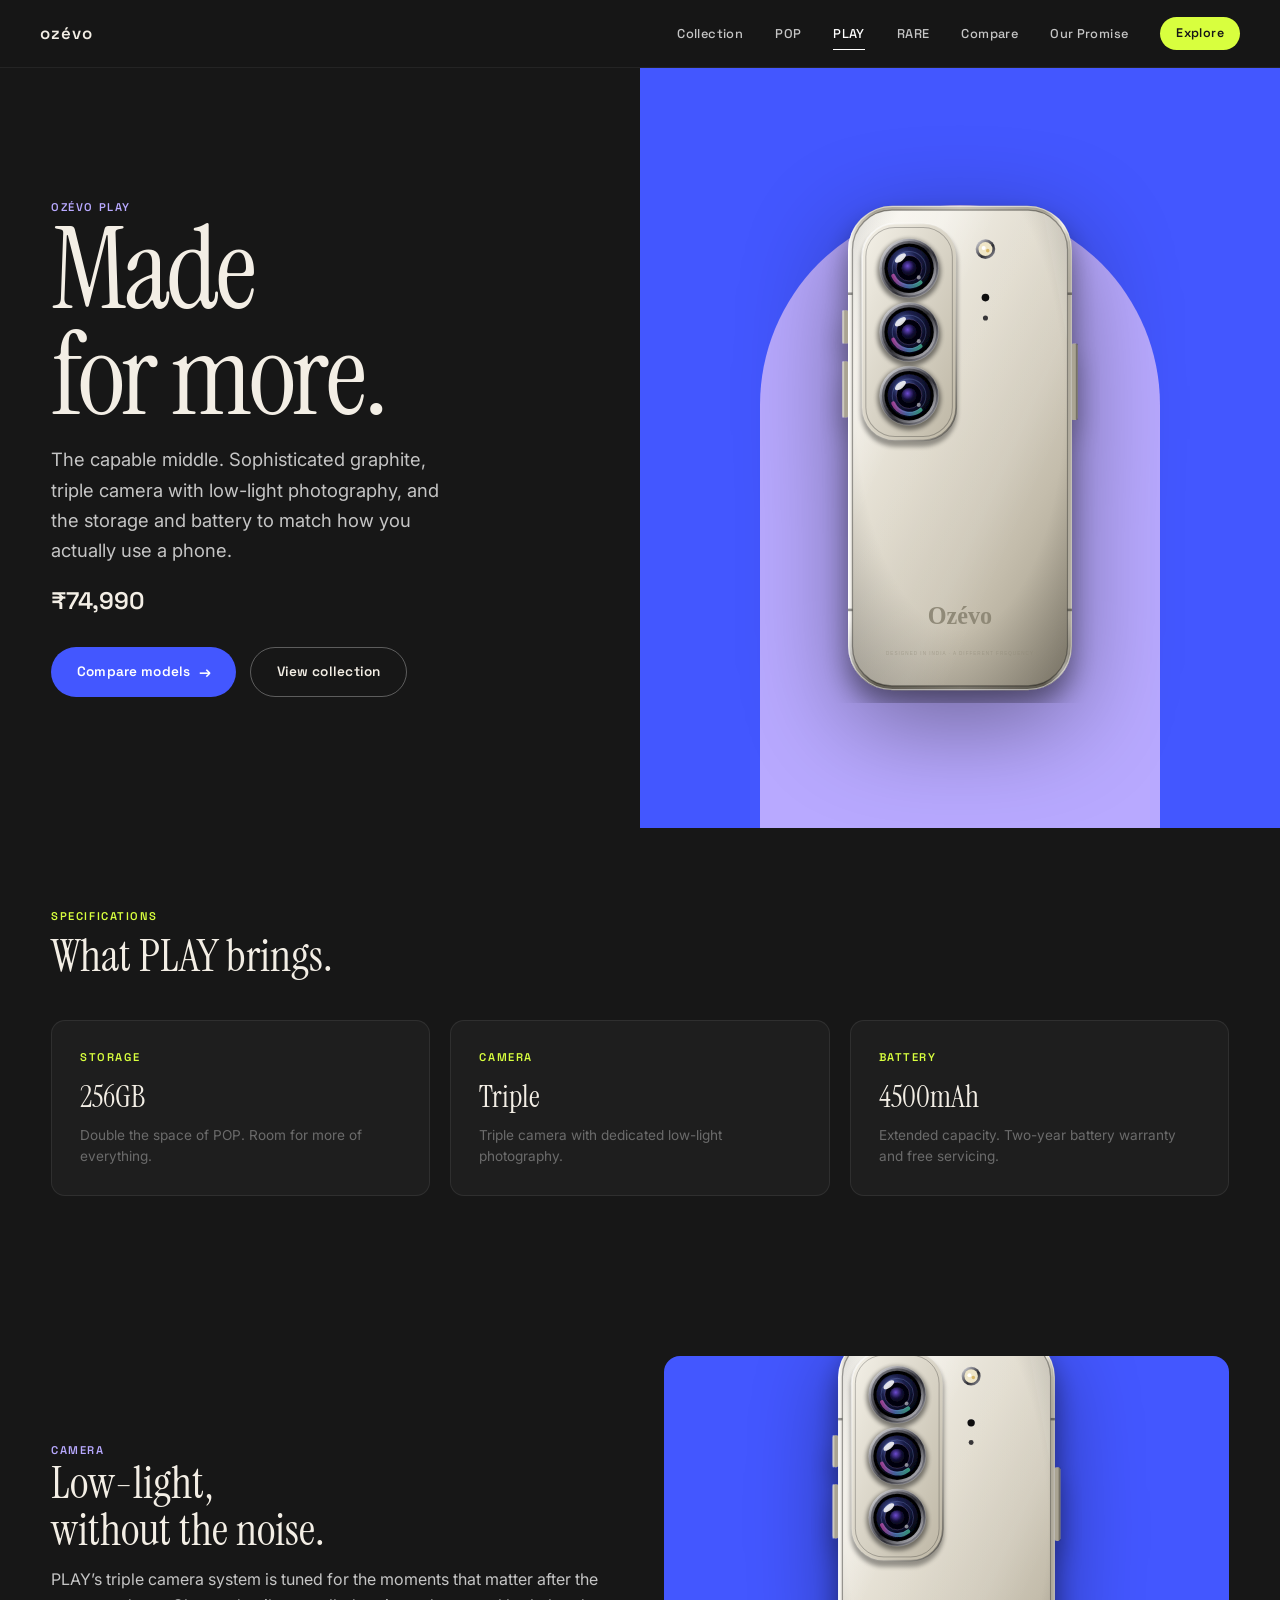
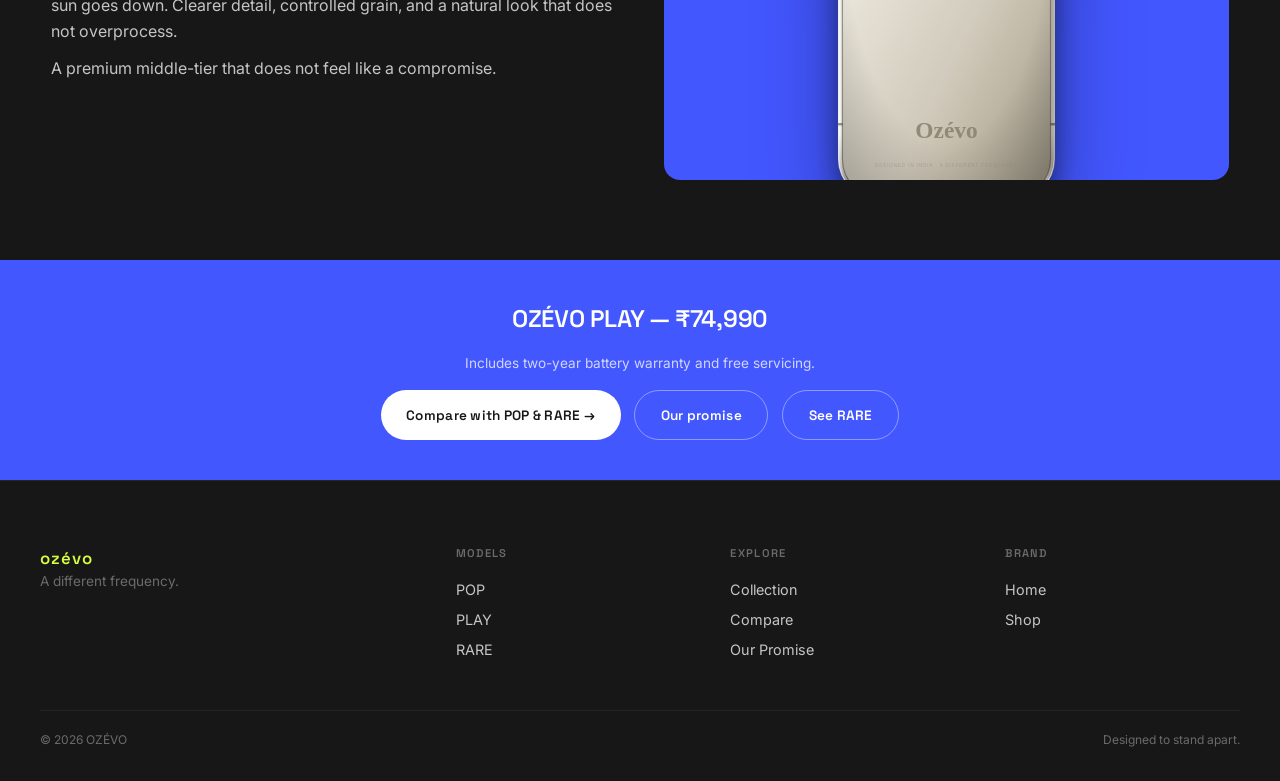
<file: ozevo-site (3)/ozevo/play.html>
<!DOCTYPE html>
<html lang="en">
<head>
  <meta charset="UTF-8" />
  <meta name="viewport" content="width=device-width, initial-scale=1.0" />
  <title>OZÉVO PLAY — Made for more.</title>
  <meta name="description" content="OZÉVO PLAY. ₹74,990. 256GB, triple camera with low-light, 4500mAh." />
  <link rel="stylesheet" href="css/styles.css" />
  <link rel="stylesheet" href="css/motion.css" />
</head>
<body>
  <header class="site-header">
    <a href="index.html" class="wordmark">ozévo</a>
    <nav class="nav-links">
      <a href="collection.html">Collection</a>
      <a href="pop.html">POP</a>
      <a href="play.html" class="active">PLAY</a>
      <a href="rare.html">RARE</a>
      <a href="compare.html">Compare</a>
      <a href="our-promise.html">Our Promise</a>
      <a href="collection.html" class="nav-cta">Explore</a>
    </nav>
    <button class="mobile-toggle" aria-label="Menu"><span></span><span></span><span></span></button>
  </header>
  <nav class="mobile-nav">
    <a href="collection.html">Collection</a>
    <a href="pop.html">POP</a>
    <a href="play.html">PLAY</a>
    <a href="rare.html">RARE</a>
    <a href="compare.html">Compare</a>
    <a href="our-promise.html">Our Promise</a>
  </nav>

  <main>
    <section class="product-hero play-hero">
      <div class="product-hero-content">
        <p class="label">ozévo play</p>
        <h1 class="display-xl">Made<br>for more.</h1>
        <p class="body-lg">The capable middle. Sophisticated graphite, triple camera with low-light photography, and the storage and battery to match how you actually use a phone.</p>
        <p class="price-lg">₹74,990</p>
        <div class="cta-row">
          <a href="compare.html" class="btn btn-cobalt btn-arrow">Compare models</a>
          <a href="collection.html" class="btn btn-ghost" style="color:var(--paper);border-color:rgba(255,255,255,0.3);">View collection</a>
        </div>
      </div>
      <div class="product-hero-visual">
        <span class="big-type" aria-hidden="true">PLAY</span>
        <img data-tilt src="assets/phone-play.svg" alt="OZÉVO PLAY" width="280" height="560" />
      </div>
    </section>

    <section class="specs-section">
      <div class="section-header reveal">
        <p class="label">Specifications</p>
        <h2 class="display-md">What PLAY brings.</h2>
      </div>
      <div class="specs-grid">
        <div class="spec-block reveal">
          <p class="label">Storage</p>
          <p class="spec-value">256GB</p>
          <p class="spec-detail">Double the space of POP. Room for more of everything.</p>
        </div>
        <div class="spec-block reveal">
          <p class="label">Camera</p>
          <p class="spec-value">Triple</p>
          <p class="spec-detail">Triple camera with dedicated low-light photography.</p>
        </div>
        <div class="spec-block reveal">
          <p class="label">Battery</p>
          <p class="spec-value">4500mAh</p>
          <p class="spec-detail">Extended capacity. Two-year battery warranty and free servicing.</p>
        </div>
      </div>
    </section>

    <section class="editorial-feature reverse reveal" style="background:var(--ink);">
      <div class="feature-visual" style="background:var(--cobalt);">
        <img data-tilt src="assets/phone-play.svg" alt="OZÉVO PLAY camera" width="180" height="360" />
      </div>
      <div>
        <p class="label" style="color:var(--lavender);">Camera</p>
        <h2 class="display-md">Low-light,<br>without the noise.</h2>
        <p class="body-md">PLAY’s triple camera system is tuned for the moments that matter after the sun goes down. Clearer detail, controlled grain, and a natural look that does not overprocess.</p>
        <p class="body-md">A premium middle-tier that does not feel like a compromise.</p>
      </div>
    </section>

    <section class="product-cta-bar" style="background:var(--cobalt);color:var(--white);">
      <p class="price-lg">OZÉVO PLAY — ₹74,990</p>
      <p style="font-size:0.85rem;opacity:0.75;margin-bottom:1rem;">Includes two-year battery warranty and free servicing.</p>
      <div class="cta-group">
        <a href="compare.html" class="btn" style="background:var(--white);color:var(--ink);">Compare with POP &amp; RARE →</a>
        <a href="our-promise.html" class="btn btn-ghost" style="border-color:rgba(255,255,255,0.4);color:var(--white);">Our promise</a>
        <a href="rare.html" class="btn btn-ghost" style="border-color:rgba(255,255,255,0.4);color:var(--white);">See RARE</a>
      </div>
    </section>
  </main>

  <footer class="site-footer">
    <div class="footer-inner">
      <div class="footer-brand">
        <a href="index.html" class="wordmark">ozévo</a>
        <p>A different frequency.</p>
      </div>
      <div class="footer-col">
        <h4>Models</h4>
        <a href="pop.html">POP</a>
        <a href="play.html">PLAY</a>
        <a href="rare.html">RARE</a>
      </div>
      <div class="footer-col">
        <h4>Explore</h4>
        <a href="collection.html">Collection</a>
        <a href="compare.html">Compare</a>
        <a href="our-promise.html">Our Promise</a>
      </div>
      <div class="footer-col">
        <h4>Brand</h4>
        <a href="index.html">Home</a>
        <a href="collection.html">Shop</a>
      </div>
    </div>
    <div class="footer-bottom">
      <span>© 2026 OZÉVO</span>
      <span>Designed to stand apart.</span>
    </div>
  </footer>
  <script src="js/main.js"></script>
  <script src="js/motion.js"></script>
</body>
</html>
</file>
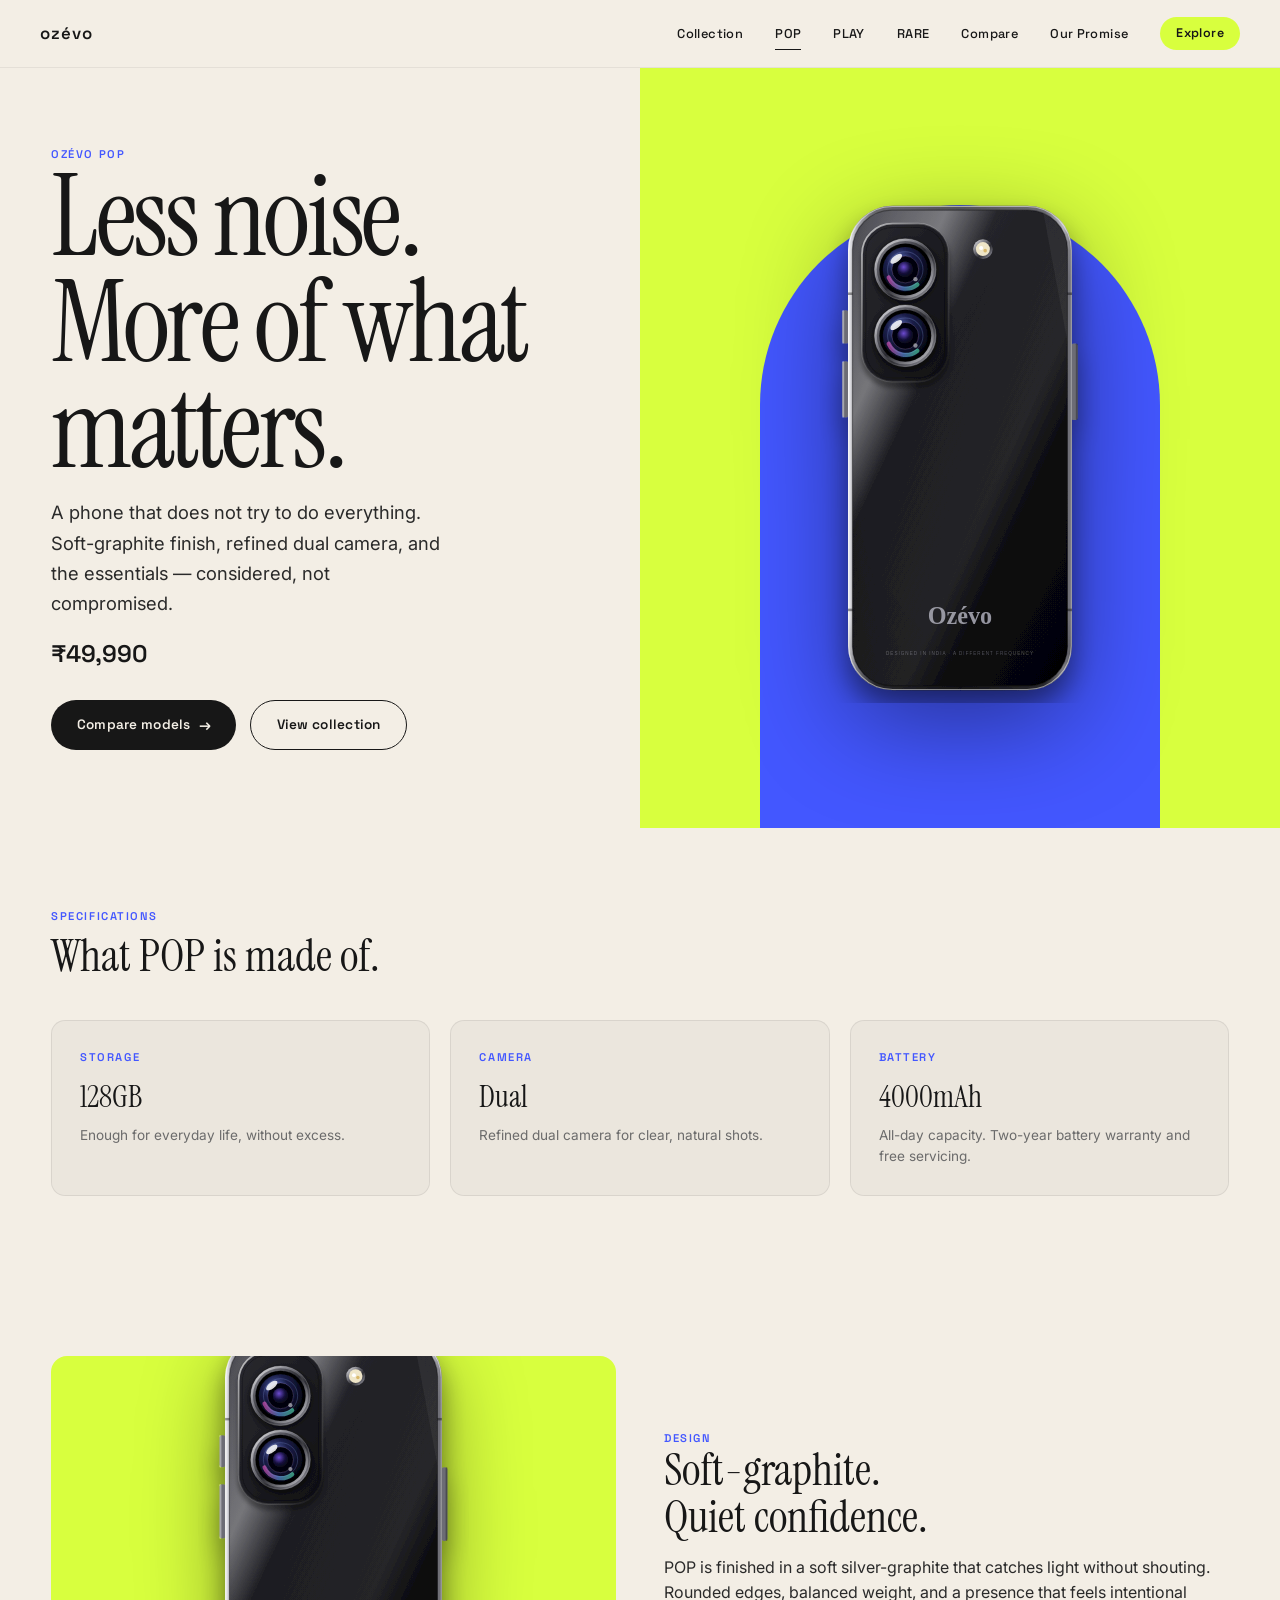
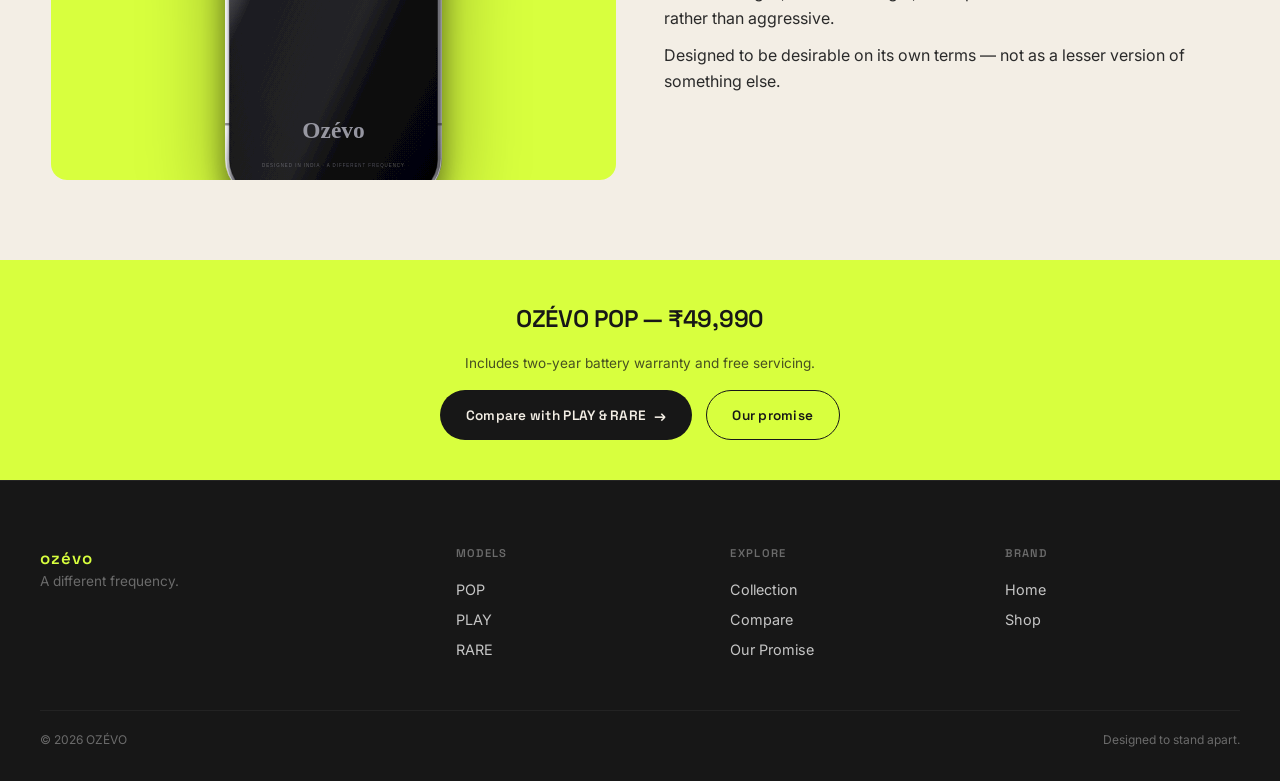
<file: ozevo-site (3)/ozevo/pop.html>
<!DOCTYPE html>
<html lang="en">
<head>
  <meta charset="UTF-8" />
  <meta name="viewport" content="width=device-width, initial-scale=1.0" />
  <title>OZÉVO POP — Less noise. More of what matters.</title>
  <meta name="description" content="OZÉVO POP. ₹49,990. 128GB, dual camera, 4000mAh." />
  <link rel="stylesheet" href="css/styles.css" />
  <link rel="stylesheet" href="css/motion.css" />
</head>
<body>
  <header class="site-header light">
    <a href="index.html" class="wordmark">ozévo</a>
    <nav class="nav-links">
      <a href="collection.html">Collection</a>
      <a href="pop.html" class="active">POP</a>
      <a href="play.html">PLAY</a>
      <a href="rare.html">RARE</a>
      <a href="compare.html">Compare</a>
      <a href="our-promise.html">Our Promise</a>
      <a href="collection.html" class="nav-cta">Explore</a>
    </nav>
    <button class="mobile-toggle" aria-label="Menu"><span></span><span></span><span></span></button>
  </header>
  <nav class="mobile-nav">
    <a href="collection.html">Collection</a>
    <a href="pop.html">POP</a>
    <a href="play.html">PLAY</a>
    <a href="rare.html">RARE</a>
    <a href="compare.html">Compare</a>
    <a href="our-promise.html">Our Promise</a>
  </nav>

  <main>
    <section class="product-hero pop-hero">
      <div class="product-hero-content">
        <p class="label">ozévo pop</p>
        <h1 class="display-xl">Less noise.<br>More of what<br>matters.</h1>
        <p class="body-lg">A phone that does not try to do everything. Soft-graphite finish, refined dual camera, and the essentials — considered, not compromised.</p>
        <p class="price-lg">₹49,990</p>
        <div class="cta-row">
          <a href="compare.html" class="btn btn-ink btn-arrow">Compare models</a>
          <a href="collection.html" class="btn btn-ghost" style="border-color:var(--ink);color:var(--ink);">View collection</a>
        </div>
      </div>
      <div class="product-hero-visual">
        <span class="big-type" aria-hidden="true">POP</span>
        <img data-tilt src="assets/phone-pop.svg" alt="OZÉVO POP" width="280" height="560" />
      </div>
    </section>

    <section class="specs-section paper-bg">
      <div class="section-header reveal">
        <p class="label">Specifications</p>
        <h2 class="display-md">What POP is made of.</h2>
      </div>
      <div class="specs-grid">
        <div class="spec-block reveal">
          <p class="label">Storage</p>
          <p class="spec-value">128GB</p>
          <p class="spec-detail">Enough for everyday life, without excess.</p>
        </div>
        <div class="spec-block reveal">
          <p class="label">Camera</p>
          <p class="spec-value">Dual</p>
          <p class="spec-detail">Refined dual camera for clear, natural shots.</p>
        </div>
        <div class="spec-block reveal">
          <p class="label">Battery</p>
          <p class="spec-value">4000mAh</p>
          <p class="spec-detail">All-day capacity. Two-year battery warranty and free servicing.</p>
        </div>
      </div>
    </section>

    <section class="editorial-feature reveal" style="background:var(--paper);">
      <div class="feature-visual" style="background:var(--lime);">
        <img data-tilt src="assets/phone-pop.svg" alt="OZÉVO POP detail" width="180" height="360" />
      </div>
      <div>
        <p class="label" style="color:var(--cobalt);">Design</p>
        <h2 class="display-md" style="color:var(--ink);">Soft-graphite.<br>Quiet confidence.</h2>
        <p class="body-md" style="color:var(--dark-mid);">POP is finished in a soft silver-graphite that catches light without shouting. Rounded edges, balanced weight, and a presence that feels intentional rather than aggressive.</p>
        <p class="body-md" style="color:var(--dark-mid);">Designed to be desirable on its own terms — not as a lesser version of something else.</p>
      </div>
    </section>

    <section class="product-cta-bar" style="background:var(--lime);color:var(--ink);">
      <p class="price-lg">OZÉVO POP — ₹49,990</p>
      <p style="font-size:0.85rem;opacity:0.75;margin-bottom:1rem;">Includes two-year battery warranty and free servicing.</p>
      <div class="cta-group">
        <a href="compare.html" class="btn btn-ink btn-arrow">Compare with PLAY &amp; RARE</a>
        <a href="our-promise.html" class="btn btn-ghost" style="border-color:var(--ink);color:var(--ink);">Our promise</a>
      </div>
    </section>
  </main>

  <footer class="site-footer">
    <div class="footer-inner">
      <div class="footer-brand">
        <a href="index.html" class="wordmark">ozévo</a>
        <p>A different frequency.</p>
      </div>
      <div class="footer-col">
        <h4>Models</h4>
        <a href="pop.html">POP</a>
        <a href="play.html">PLAY</a>
        <a href="rare.html">RARE</a>
      </div>
      <div class="footer-col">
        <h4>Explore</h4>
        <a href="collection.html">Collection</a>
        <a href="compare.html">Compare</a>
        <a href="our-promise.html">Our Promise</a>
      </div>
      <div class="footer-col">
        <h4>Brand</h4>
        <a href="index.html">Home</a>
        <a href="collection.html">Shop</a>
      </div>
    </div>
    <div class="footer-bottom">
      <span>© 2026 OZÉVO</span>
      <span>Designed to stand apart.</span>
    </div>
  </footer>
  <script src="js/main.js"></script>
  <script src="js/motion.js"></script>
</body>
</html>
</file>
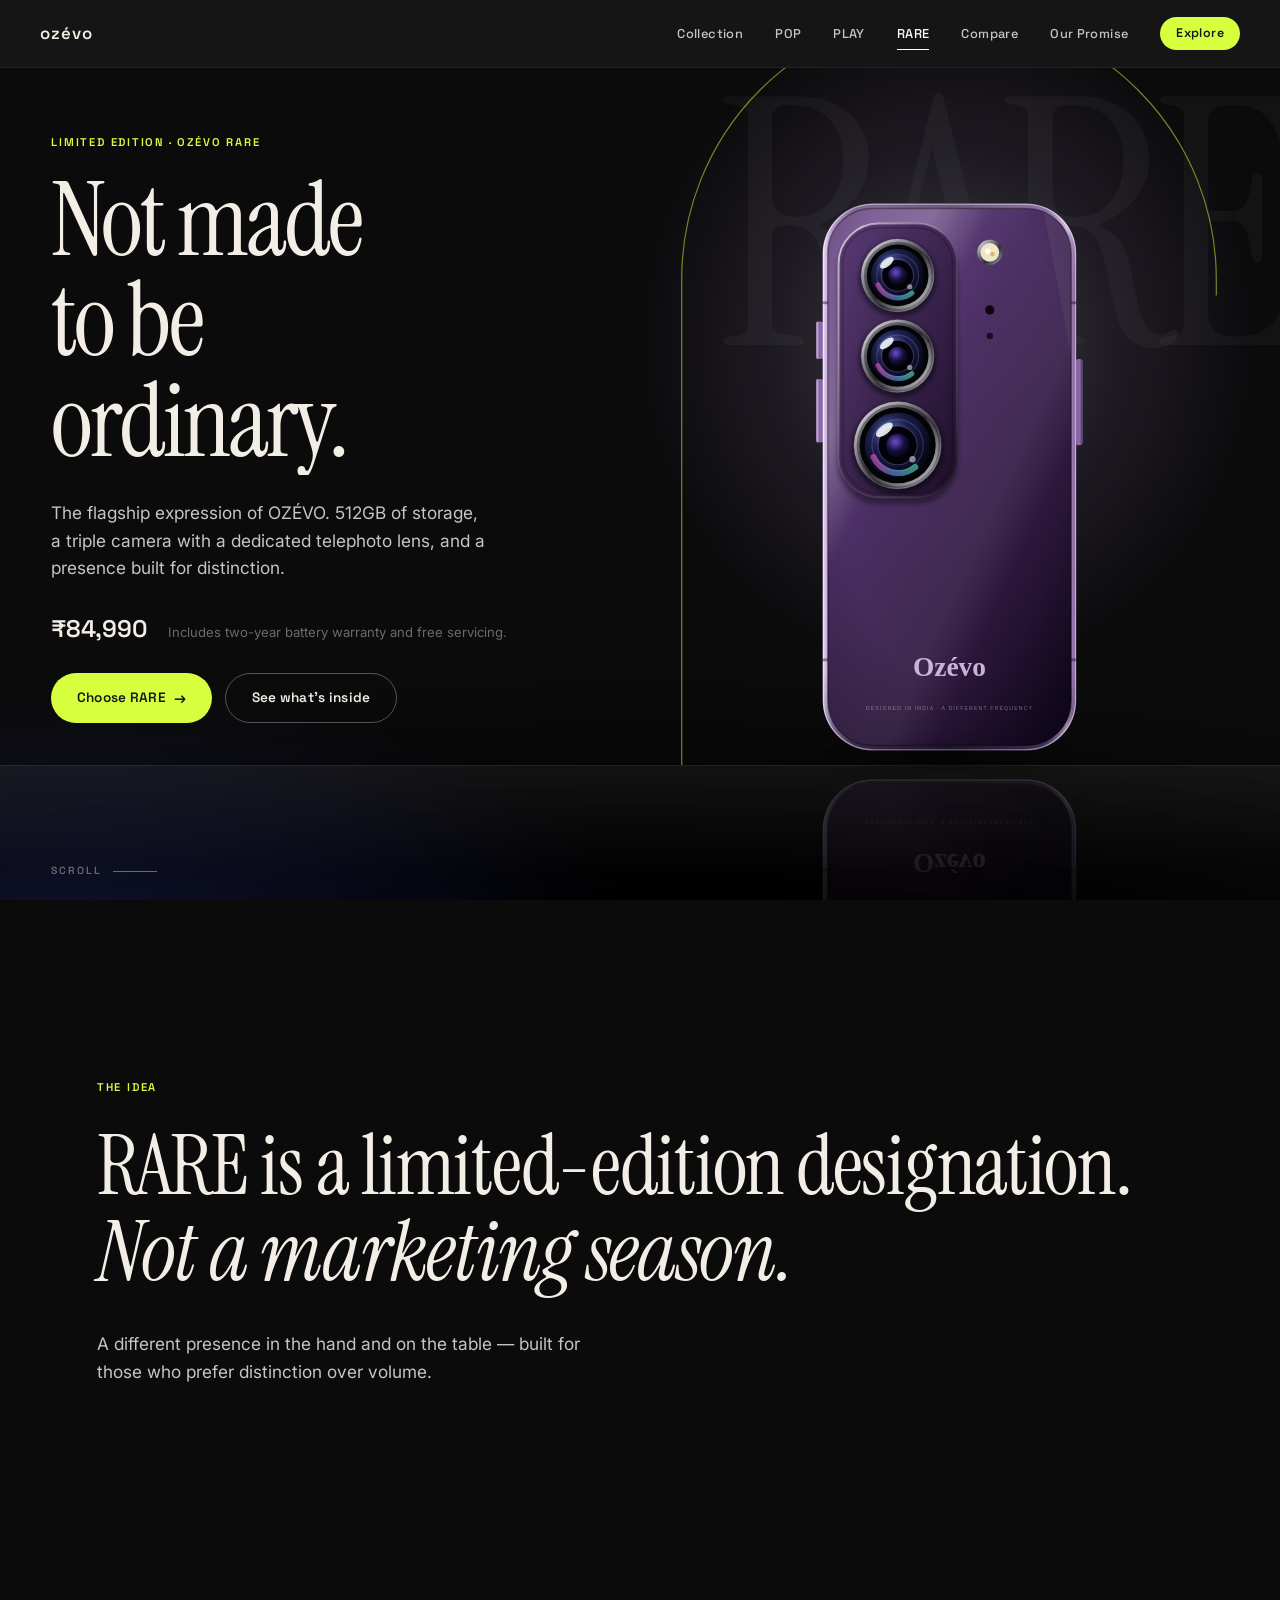
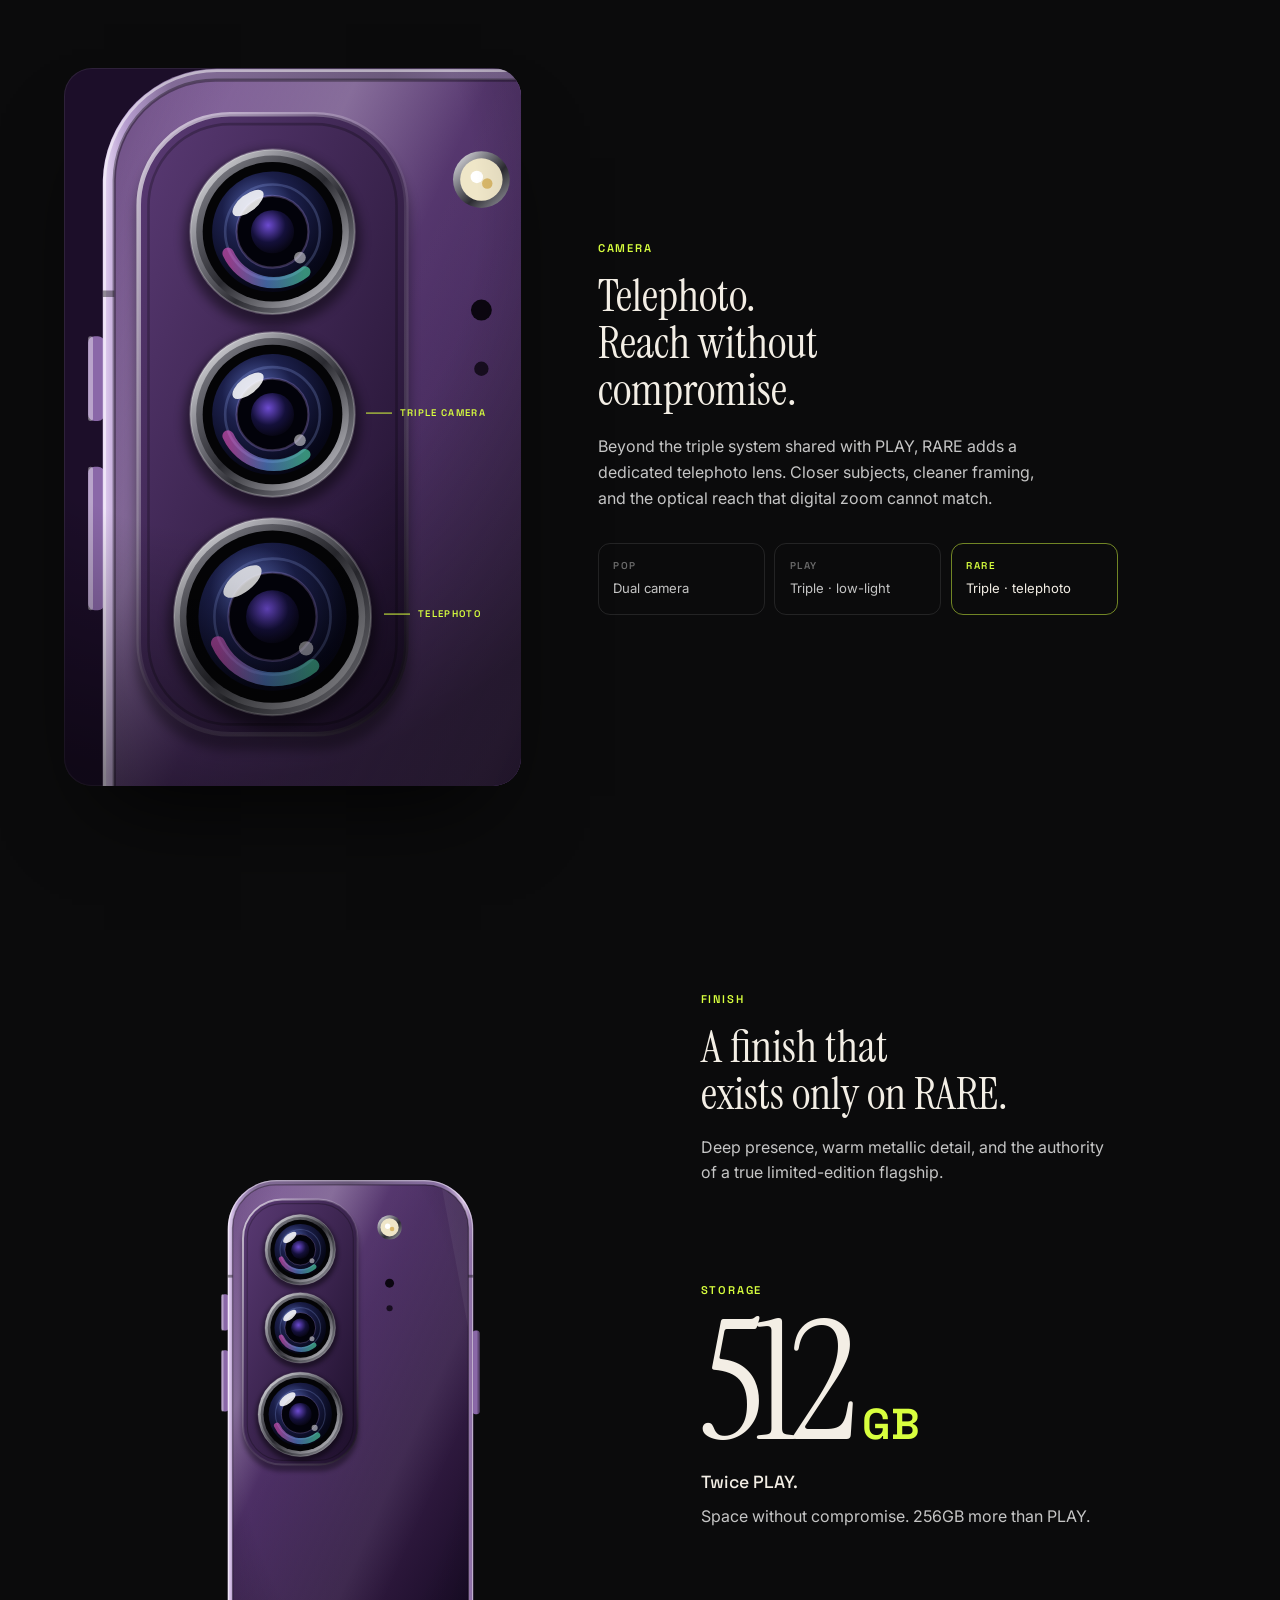
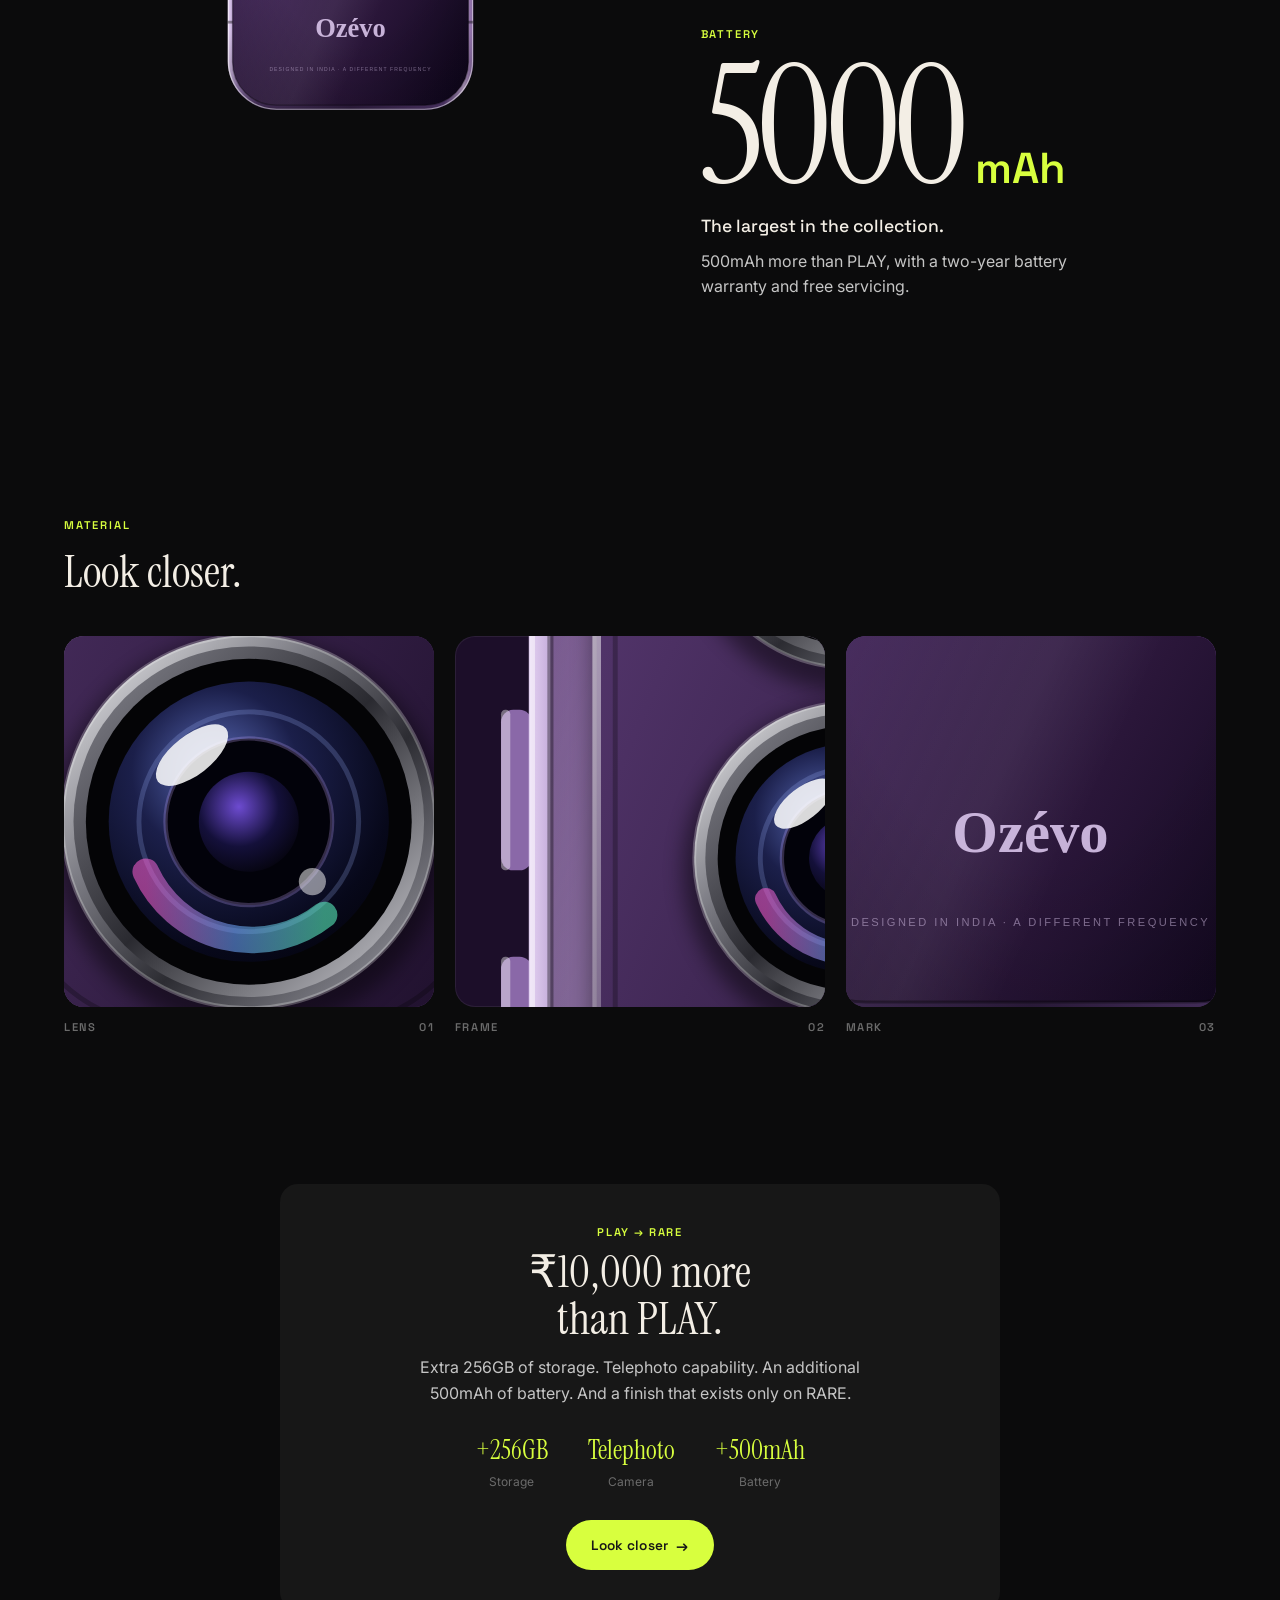
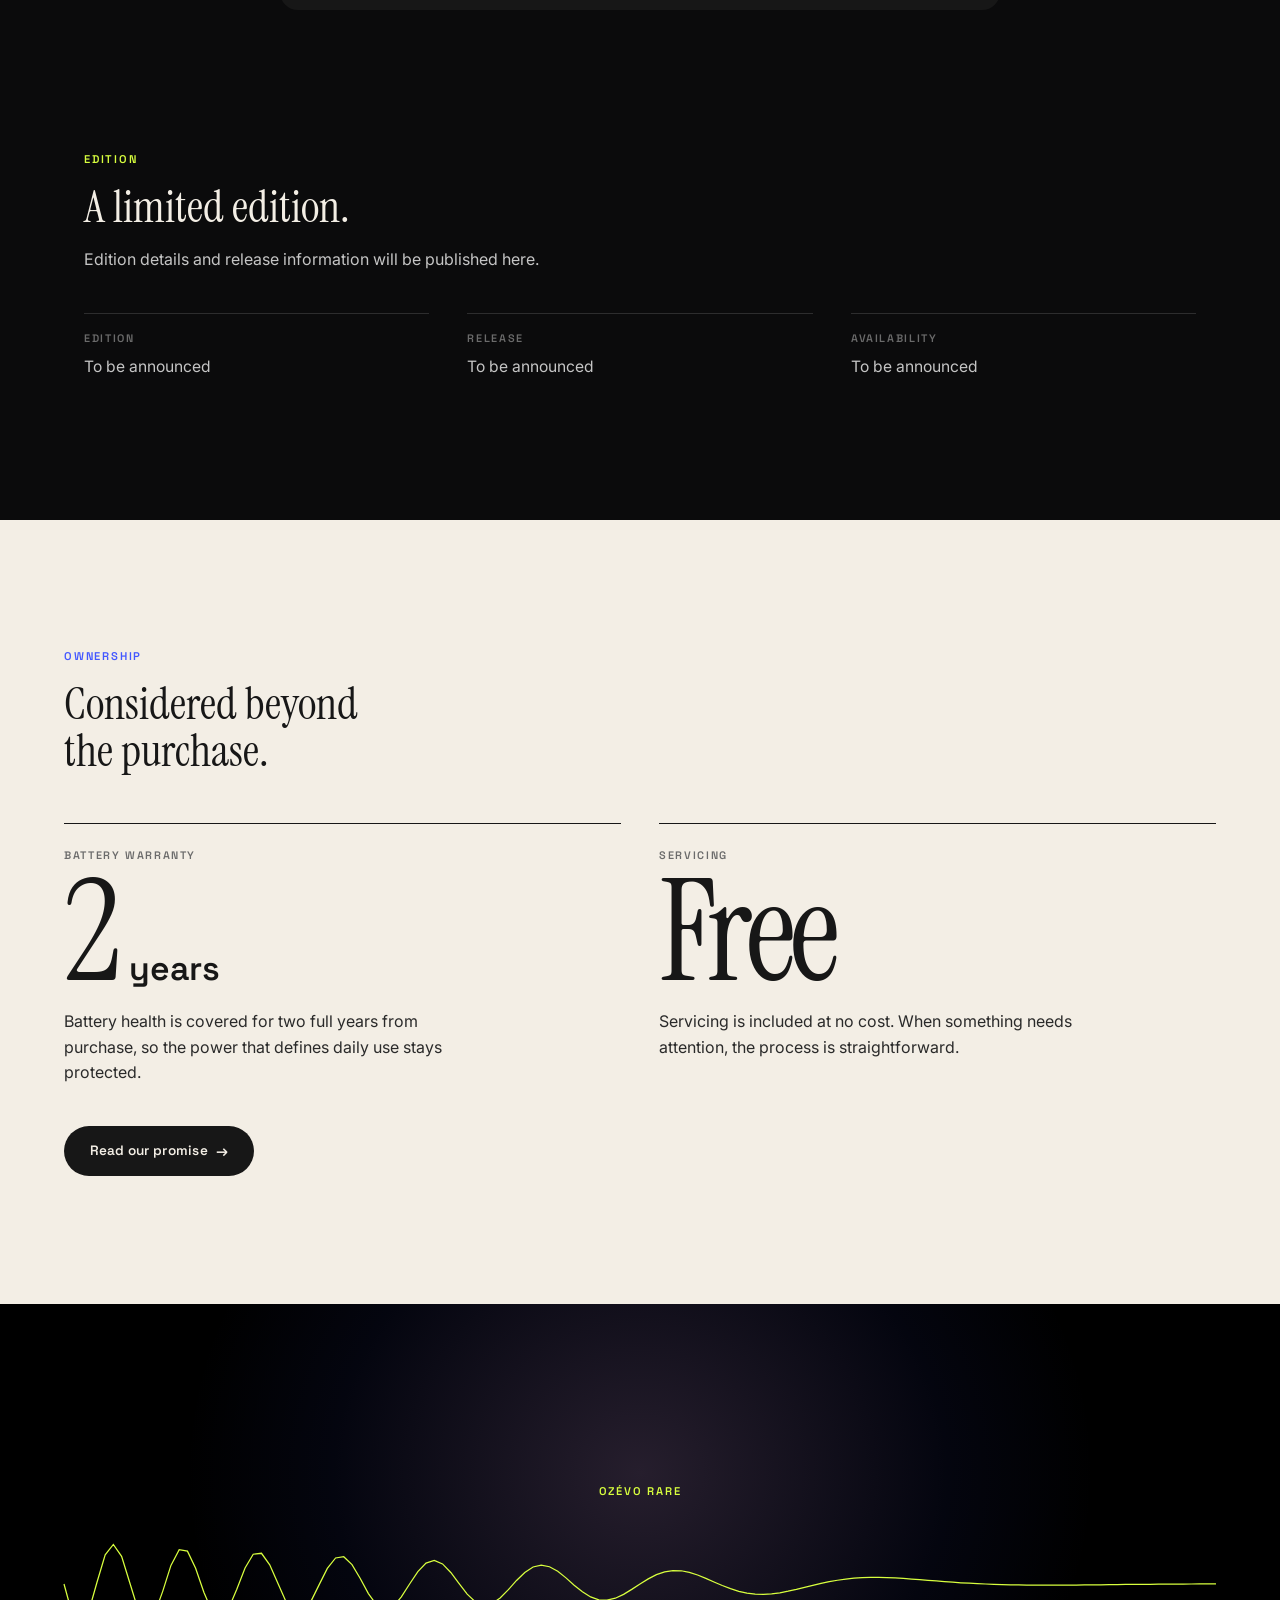
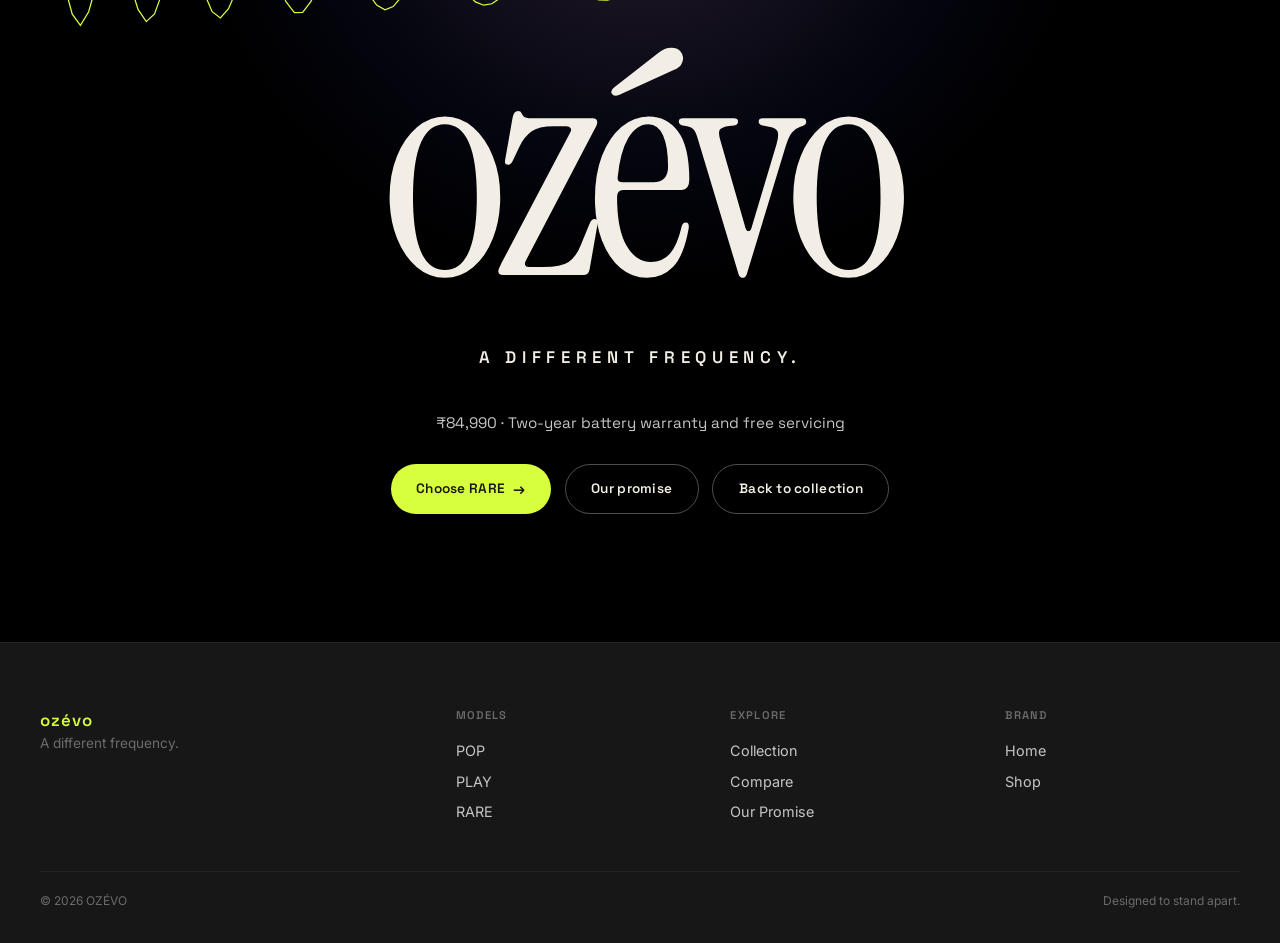
<file: ozevo-site (3)/ozevo/rare.html>
<!DOCTYPE html>
<html lang="en">
<head>
  <meta charset="UTF-8" />
  <meta name="viewport" content="width=device-width, initial-scale=1.0" />
  <title>OZÉVO RARE — Not made to be ordinary.</title>
  <meta name="description" content="OZÉVO RARE limited edition. ₹84,990. 512GB, triple camera with telephoto, 5000mAh." />
  <link rel="stylesheet" href="css/styles.css" />
  <link rel="stylesheet" href="css/motion.css" />
  <link rel="stylesheet" href="css/rare.css" />
</head>
<body class="rare-page">
  <header class="site-header">
    <a href="index.html" class="wordmark">ozévo</a>
    <nav class="nav-links">
      <a href="collection.html">Collection</a>
      <a href="pop.html">POP</a>
      <a href="play.html">PLAY</a>
      <a href="rare.html" class="active">RARE</a>
      <a href="compare.html">Compare</a>
      <a href="our-promise.html">Our Promise</a>
      <a href="collection.html" class="nav-cta">Explore</a>
    </nav>
    <button class="mobile-toggle" aria-label="Menu"><span></span><span></span><span></span></button>
  </header>
  <nav class="mobile-nav">
    <a href="collection.html">Collection</a>
    <a href="pop.html">POP</a>
    <a href="play.html">PLAY</a>
    <a href="rare.html">RARE</a>
    <a href="compare.html">Compare</a>
    <a href="our-promise.html">Our Promise</a>
  </nav>

  <main>
    <!-- 1 · OPENING -->
    <section class="r-open" id="top" data-tilt-zone>
      <div class="r-open-bg" aria-hidden="true">
        <div class="r-spot"></div>
        <span class="r-bigtype" data-parallax="-0.07">RARE</span>
      </div>

      <div class="r-open-copy">
        <span class="r-label">Limited edition · OZÉVO RARE</span>
        <h1 class="display-xl">
          <span class="line"><span>Not made</span></span>
          <span class="line"><span>to be</span></span>
          <span class="line"><span>ordinary.</span></span>
        </h1>
        <p class="r-lede">The flagship expression of OZÉVO. 512GB of storage, a triple camera with a dedicated telephoto lens, and a presence built for distinction.</p>
        <div class="r-price-row">
          <p class="price-lg">₹84,990</p>
          <p class="r-price-note">Includes two-year battery warranty and free servicing.</p>
        </div>
        <div class="cta-row">
          <a href="compare.html" class="btn btn-lime btn-arrow">Choose RARE</a>
          <a href="#camera" class="btn btn-ghost" style="color:var(--paper);border-color:rgba(255,255,255,0.3);">See what’s inside</a>
        </div>
      </div>

      <div class="r-open-stage" data-parallax="0.05">
        <svg class="r-arch" viewBox="0 0 400 560" aria-hidden="true" preserveAspectRatio="none"><path pathLength="1" d="M2 560 V200 A198 198 0 0 1 398 200 V560"/></svg>
        <div class="r-phone-wrap">
          <!-- Illustrative render. Swap assets/phone-rare-flat.svg for final product photography when available. -->
          <img class="r-phone" data-tilt="6" src="assets/phone-rare-flat.svg" alt="OZÉVO RARE, rear view" width="220" height="400" />
          <div class="r-contact" aria-hidden="true"></div>
          <div class="r-reflect" aria-hidden="true"><img src="assets/phone-rare-flat.svg" alt="" width="220" height="400" /></div>
        </div>
        <div class="r-floor" aria-hidden="true"></div>
      </div>
      <p class="r-scroll" aria-hidden="true">Scroll</p>
    </section>

    <!-- 2 · STATEMENT -->
    <section class="r-statement">
      <span class="r-label reveal">The idea</span>
      <h2 data-words>RARE is a limited-edition designation. <em>Not a marketing season.</em></h2>
      <p class="reveal">A different presence in the hand and on the table — built for those who prefer distinction over volume.</p>
    </section>

    <!-- 3 · CAMERA -->
    <section class="r-camera" id="camera">
      <div class="r-macro reveal" data-scrub>
        <div class="r-macro-inner">
          <img src="assets/phone-rare-flat.svg" alt="Close-up of the OZÉVO RARE triple camera and telephoto lens" width="220" height="400" />
        </div>
        <span class="r-callout" style="--x:66%;--y:48%;"><span>Triple camera</span></span>
        <span class="r-callout" style="--x:70%;--y:76%;"><span>Telephoto</span></span>
      </div>
      <div class="r-camera-copy reveal">
        <span class="r-label">Camera</span>
        <h2 class="display-md">Telephoto.<br>Reach without<br>compromise.</h2>
        <p class="body-md">Beyond the triple system shared with PLAY, RARE adds a dedicated telephoto lens. Closer subjects, cleaner framing, and the optical reach that digital zoom cannot match.</p>
        <ul class="r-chips" aria-label="Camera by model">
          <li><span>POP</span>Dual camera</li>
          <li><span>PLAY</span>Triple · low-light</li>
          <li class="is-rare"><span>RARE</span>Triple · telephoto</li>
        </ul>
      </div>
    </section>

    <!-- 4 · SCROLL STORY: finish → storage → battery -->
    <section class="r-story" id="story" data-story aria-label="RARE finish, storage and battery">
      <div class="r-story-pin">
        <div class="r-story-stage">
          <div class="r-obj">
            <!-- Illustrative render, shown from changing angles as you scroll. Replace with product photography when available. -->
            <img class="r-face" src="assets/phone-rare-flat.svg" alt="OZÉVO RARE turning to show its finish, storage and battery" width="220" height="400" />
            <div class="r-glare" aria-hidden="true"></div>
          </div>
          <div class="r-obj-shadow" aria-hidden="true"></div>
        </div>
        <div class="r-story-text">
          <article class="r-step">
            <span class="r-label">Finish</span>
            <h2 class="display-md">A finish that<br>exists only on RARE.</h2>
            <p class="body-md">Deep presence, warm metallic detail, and the authority of a true limited-edition flagship.</p>
          </article>
          <article class="r-step">
            <span class="r-label">Storage</span>
            <p class="r-bignum"><span data-count="512" data-count-manual>512</span><small>GB</small></p>
            <p class="r-step-sub">Twice PLAY.</p>
            <p class="body-md">Space without compromise. 256GB more than PLAY.</p>
          </article>
          <article class="r-step">
            <span class="r-label">Battery</span>
            <p class="r-bignum"><span data-count="5000" data-count-manual>5000</span><small>mAh</small></p>
            <p class="r-step-sub">The largest in the collection.</p>
            <p class="body-md">500mAh more than PLAY, with a two-year battery warranty and free servicing.</p>
          </article>
        </div>
        <ol class="r-progress" aria-hidden="true"><li class="is-active"></li><li></li><li></li></ol>
      </div>
    </section>

    <!-- 5 · MATERIAL CLOSE-UPS -->
    <section class="r-materials">
      <div class="r-materials-head reveal">
        <div>
          <span class="r-label">Material</span>
          <h2 class="display-md">Look closer.</h2>
        </div>
      </div>
      <div class="r-tiles">
        <figure class="r-tile reveal">
          <div class="r-crop" style="--w:60;--x:44;--y:148;"><img src="assets/phone-rare-flat.svg" alt="Close-up of the telephoto lens ring" width="220" height="400" loading="lazy" /></div>
          <figcaption><span>Lens</span><span>01</span></figcaption>
        </figure>
        <figure class="r-tile reveal">
          <div class="r-crop" style="--w:60;--x:10;--y:80;"><img src="assets/phone-rare-flat.svg" alt="Close-up of the frame and side buttons" width="220" height="400" loading="lazy" /></div>
          <figcaption><span>Frame</span><span>02</span></figcaption>
        </figure>
        <figure class="r-tile reveal">
          <div class="r-crop" style="--w:120;--x:50;--y:268;"><img src="assets/phone-rare-flat.svg" alt="Close-up of the OZÉVO mark on the back glass" width="220" height="400" loading="lazy" /></div>
          <figcaption><span>Mark</span><span>03</span></figcaption>
        </figure>
      </div>
    </section>

    <!-- 6 · THE DIFFERENCE -->
    <div class="compare-diff reveal r-diff">
      <p class="label">PLAY → RARE</p>
      <h2 class="display-md">₹10,000 more<br>than PLAY.</h2>
      <p class="body-md">Extra 256GB of storage. Telephoto capability. An additional 500mAh of battery. And a finish that exists only on RARE.</p>
      <div class="diff-points">
        <div class="diff-point"><p class="diff-value">+256GB</p><p class="diff-label">Storage</p></div>
        <div class="diff-point"><p class="diff-value">Telephoto</p><p class="diff-label">Camera</p></div>
        <div class="diff-point"><p class="diff-value">+500mAh</p><p class="diff-label">Battery</p></div>
      </div>
      <div style="margin-top:1.75rem;">
        <a href="compare.html" class="btn btn-lime btn-arrow">Look closer</a>
      </div>
    </div>

    <!-- 7 · EDITION -->
    <section class="r-edition" id="edition">
      <span class="r-label reveal">Edition</span>
      <h2 class="display-md reveal">A limited edition.</h2>
      <p class="body-md reveal">Edition details and release information will be published here.</p>
      <!-- EDITION DETAILS: replace “To be announced” with confirmed facts only (edition size, release date, availability). -->
      <dl class="r-edition-grid reveal">
        <div><dt>Edition</dt><dd>To be announced</dd></div>
        <div><dt>Release</dt><dd>To be announced</dd></div>
        <div><dt>Availability</dt><dd>To be announced</dd></div>
      </dl>
    </section>

    <!-- 8 · WARRANTY & SERVICING -->
    <section class="r-own" id="ownership">
      <div class="r-own-inner">
        <span class="r-label reveal">Ownership</span>
        <h2 class="display-md reveal">Considered beyond the purchase.</h2>
        <div class="r-own-grid">
          <article class="r-own-card reveal">
            <p class="r-kicker">Battery warranty</p>
            <p class="r-huge"><span>2</span><small>years</small></p>
            <p>Battery health is covered for two full years from purchase, so the power that defines daily use stays protected.</p>
          </article>
          <article class="r-own-card reveal">
            <p class="r-kicker">Servicing</p>
            <p class="r-huge"><span>Free</span></p>
            <p>Servicing is included at no cost. When something needs attention, the process is straightforward.</p>
          </article>
        </div>
        <div class="r-own-link reveal">
          <a href="our-promise.html" class="btn btn-ink btn-arrow">Read our promise</a>
        </div>
      </div>
    </section>

    <!-- 9 · CLOSING -->
    <section class="r-close" id="choose">
      <div class="r-close-light" aria-hidden="true"></div>
      <div class="reveal">
        <span class="r-label">OZÉVO RARE</span>
        <svg class="r-wave" viewBox="0 0 1200 100" preserveAspectRatio="none" aria-hidden="true"><path pathLength="1" d="M0.0 50.0 L8.6 81.4 L17.1 93.0 L25.7 78.9 L34.3 48.4 L42.9 19.6 L51.4 8.8 L60.0 21.2 L68.6 49.0 L77.1 76.5 L85.7 89.2 L94.3 81.1 L102.9 57.4 L111.4 30.6 L120.0 14.3 L128.6 15.8 L137.1 33.7 L145.7 58.6 L154.3 78.8 L162.9 85.3 L171.4 75.8 L180.0 55.4 L188.6 33.3 L197.1 19.0 L205.7 18.0 L214.3 30.0 L222.9 49.6 L231.4 68.7 L240.0 79.9 L248.6 79.6 L257.1 68.3 L265.7 50.9 L274.3 33.7 L282.9 22.9 L291.4 21.6 L300.0 29.8 L308.6 44.3 L317.1 60.0 L325.7 72.0 L334.3 76.9 L342.9 73.5 L351.4 63.5 L360.0 50.0 L368.6 37.1 L377.1 28.2 L385.7 25.4 L394.3 29.1 L402.9 38.0 L411.4 49.4 L420.0 60.5 L428.6 68.6 L437.1 72.1 L445.7 70.6 L454.3 64.6 L462.9 55.9 L471.4 46.3 L480.0 38.0 L488.6 32.3 L497.1 30.3 L505.7 32.0 L514.3 36.8 L522.9 43.6 L531.4 51.2 L540.0 58.1 L548.6 63.5 L557.1 66.5 L565.7 66.8 L574.3 64.8 L582.9 60.8 L591.4 55.6 L600.0 50.0 L608.6 44.7 L617.1 40.3 L625.7 37.4 L634.3 36.0 L642.9 36.2 L651.4 37.9 L660.0 40.6 L668.6 44.1 L677.1 47.9 L685.7 51.6 L694.3 54.9 L702.9 57.6 L711.4 59.5 L720.0 60.6 L728.6 60.8 L737.1 60.3 L745.7 59.2 L754.3 57.5 L762.9 55.6 L771.4 53.5 L780.0 51.4 L788.6 49.4 L797.1 47.6 L805.7 46.1 L814.3 44.9 L822.9 44.0 L831.4 43.4 L840.0 43.1 L848.6 43.1 L857.1 43.3 L865.7 43.7 L874.3 44.2 L882.9 44.8 L891.4 45.4 L900.0 46.1 L908.6 46.8 L917.1 47.5 L925.7 48.1 L934.3 48.7 L942.9 49.2 L951.4 49.6 L960.0 50.0 L968.6 50.3 L977.1 50.6 L985.7 50.8 L994.3 50.9 L1002.9 51.1 L1011.4 51.1 L1020.0 51.2 L1028.6 51.2 L1037.1 51.1 L1045.7 51.1 L1054.3 51.1 L1062.9 51.0 L1071.4 50.9 L1080.0 50.8 L1088.6 50.7 L1097.1 50.6 L1105.7 50.5 L1114.3 50.5 L1122.9 50.4 L1131.4 50.3 L1140.0 50.2 L1148.6 50.2 L1157.1 50.1 L1165.7 50.1 L1174.3 50.0 L1182.9 50.0 L1191.4 50.0 L1200.0 50.0"/></svg>
        <p class="r-close-mark" role="img" aria-label="ozévo">ozévo</p>
        <p class="r-close-line">A DIFFERENT FREQUENCY.</p>
        <p class="r-close-price">₹84,990 · Two-year battery warranty and free servicing</p>
        <div class="cta-row">
          <a href="compare.html" class="btn btn-lime btn-arrow">Choose RARE</a>
          <a href="our-promise.html" class="btn btn-ghost" style="color:var(--paper);border-color:rgba(255,255,255,0.3);">Our promise</a>
          <a href="collection.html" class="btn btn-ghost" style="color:var(--paper);border-color:rgba(255,255,255,0.3);">Back to collection</a>
        </div>
      </div>
    </section>
  </main>

  <aside class="r-buybar" aria-label="OZÉVO RARE quick facts">
    <div><strong>OZÉVO RARE</strong><span class="r-bb-price">₹84,990</span></div>
    <ul><li>512GB</li><li>Triple · Telephoto</li><li>5000mAh</li></ul>
    <a href="compare.html" class="btn btn-lime">Choose RARE</a>
  </aside>

  <footer class="site-footer">
    <div class="footer-inner">
      <div class="footer-brand">
        <a href="index.html" class="wordmark">ozévo</a>
        <p>A different frequency.</p>
      </div>
      <div class="footer-col">
        <h4>Models</h4>
        <a href="pop.html">POP</a>
        <a href="play.html">PLAY</a>
        <a href="rare.html">RARE</a>
      </div>
      <div class="footer-col">
        <h4>Explore</h4>
        <a href="collection.html">Collection</a>
        <a href="compare.html">Compare</a>
        <a href="our-promise.html">Our Promise</a>
      </div>
      <div class="footer-col">
        <h4>Brand</h4>
        <a href="index.html">Home</a>
        <a href="collection.html">Shop</a>
      </div>
    </div>
    <div class="footer-bottom">
      <span>© 2026 OZÉVO</span>
      <span>Designed to stand apart.</span>
    </div>
  </footer>
  <script src="js/main.js"></script>
  <script src="js/motion.js"></script>
  <script src="js/rare.js"></script>
</body>
</html>
</file>
<file: ozevo-site (3)/ozevo/css/styles.css>
/* ============================================================
   OZÉVO — A DIFFERENT FREQUENCY
   Editorial Energy · Bold Colour · Expressive Type · Motion
   ============================================================ */

@import url('https://fonts.googleapis.com/css2?family=Instrument+Serif:ital@0;1&family=Space+Grotesk:wght@400;500;600;700&family=Inter:wght@400;500;600&display=swap');

:root {
  /* Brand colours */
  --cobalt: #4357FF;
  --lime: #D8FF3E;
  --ink: #171717;
  --paper: #F3EEE5;
  --orange: #FF6845;
  --lavender: #B8A9FF;
  --white: #FFFFFF;
  --black: #000000;
  --silver: #C5C5C5;
  --mid: #6B6B6B;
  --dark-mid: #2A2A2A;

  /* Typography */
  --font-display: 'Instrument Serif', Georgia, serif;
  --font-sans: 'Space Grotesk', system-ui, sans-serif;
  --font-body: 'Inter', system-ui, sans-serif;

  /* Motion */
  --ease-out: cubic-bezier(0.16, 1, 0.3, 1);
  --ease-in-out: cubic-bezier(0.65, 0, 0.35, 1);
  --ease-spring: cubic-bezier(0.34, 1.56, 0.64, 1);
  --dur-fast: 0.25s;
  --dur-med: 0.55s;
  --dur-slow: 0.9s;

  --header-h: 68px;
  --max-w: 1440px;
}

*, *::before, *::after { box-sizing: border-box; margin: 0; padding: 0; }
html { font-size: 16px; scroll-behavior: smooth; -webkit-font-smoothing: antialiased; }
body { font-family: var(--font-body); background: var(--ink); color: var(--paper); line-height: 1.55; overflow-x: hidden; }
img, svg { display: block; max-width: 100%; height: auto; }
a { color: inherit; text-decoration: none; transition: opacity var(--dur-fast) var(--ease-out); }
a:hover { opacity: 0.75; }
button { font-family: inherit; cursor: pointer; border: none; background: none; color: inherit; }
ul, ol { list-style: none; }

/* —— Typography system —— */
.wordmark {
  font-family: var(--font-sans);
  font-weight: 600;
  font-size: 1.05rem;
  letter-spacing: 0.06em;
  text-transform: lowercase;
}
.display-xl {
  font-family: var(--font-display);
  font-weight: 400;
  font-size: clamp(3.2rem, 9vw, 7.5rem);
  line-height: 0.92;
  letter-spacing: -0.03em;
}
.display-lg {
  font-family: var(--font-display);
  font-weight: 400;
  font-size: clamp(2.4rem, 5.5vw, 4.5rem);
  line-height: 0.98;
  letter-spacing: -0.02em;
}
.display-md {
  font-family: var(--font-display);
  font-weight: 400;
  font-size: clamp(1.8rem, 3.5vw, 2.8rem);
  line-height: 1.05;
}
.display-italic {
  font-family: var(--font-display);
  font-style: italic;
}
.sans-lg {
  font-family: var(--font-sans);
  font-weight: 500;
  font-size: clamp(1.1rem, 2vw, 1.4rem);
  letter-spacing: -0.01em;
}
.sans-md {
  font-family: var(--font-sans);
  font-weight: 500;
  font-size: 1rem;
  letter-spacing: 0.01em;
}
.label {
  font-family: var(--font-sans);
  font-size: 0.7rem;
  font-weight: 600;
  letter-spacing: 0.14em;
  text-transform: uppercase;
}
.body-lg { font-size: 1.15rem; line-height: 1.65; color: var(--silver); }
.body-md { font-size: 1rem; line-height: 1.6; color: var(--silver); }
.price-lg {
  font-family: var(--font-sans);
  font-weight: 600;
  font-size: 1.5rem;
  letter-spacing: -0.01em;
}

/* —— Header —— */
.site-header {
  position: fixed; top: 0; left: 0; right: 0; z-index: 1000;
  height: var(--header-h);
  display: flex; align-items: center; justify-content: space-between;
  padding: 0 clamp(1.2rem, 4vw, 2.5rem);
  background: rgba(23, 23, 23, 0.88);
  backdrop-filter: blur(18px); -webkit-backdrop-filter: blur(18px);
  border-bottom: 1px solid rgba(255,255,255,0.06);
  transition: background var(--dur-med);
}
.site-header.scrolled { background: rgba(23, 23, 23, 0.96); }
.site-header.light { background: rgba(243, 238, 229, 0.9); border-bottom-color: rgba(0,0,0,0.06); }
.site-header.light .wordmark,
.site-header.light .nav-links a { color: var(--ink); }
.nav-links { display: flex; align-items: center; gap: clamp(1.2rem, 2.5vw, 2rem); }
.nav-links a {
  font-family: var(--font-sans); font-size: 0.8rem; font-weight: 500;
  letter-spacing: 0.03em; color: var(--silver); transition: color var(--dur-fast);
}
.nav-links a:hover, .nav-links a.active { color: var(--white); opacity: 1; }
.nav-cta {
  font-size: 0.78rem !important; font-weight: 600 !important;
  padding: 0.45rem 1rem; border-radius: 100px;
  background: var(--lime); color: var(--ink) !important;
  transition: transform var(--dur-fast), background var(--dur-fast);
}
.nav-cta:hover { background: var(--white); transform: scale(1.03); opacity: 1; }
.mobile-toggle { display: none; flex-direction: column; gap: 5px; padding: 6px; z-index: 1001; }
.mobile-toggle span { display: block; width: 22px; height: 2px; background: currentColor; transition: transform var(--dur-fast), opacity var(--dur-fast); }
.mobile-toggle.open span:nth-child(1) { transform: translateY(7px) rotate(45deg); }
.mobile-toggle.open span:nth-child(2) { opacity: 0; }
.mobile-toggle.open span:nth-child(3) { transform: translateY(-7px) rotate(-45deg); }
.mobile-nav {
  display: none; position: fixed; inset: 0; background: var(--ink); z-index: 999;
  flex-direction: column; justify-content: center; align-items: center; gap: 1.75rem;
  opacity: 0; pointer-events: none; transition: opacity var(--dur-med);
}
.mobile-nav.open { opacity: 1; pointer-events: auto; }
.mobile-nav a { font-family: var(--font-display); font-size: 2.4rem; color: var(--paper); }

/* —— Buttons —— */
.btn {
  display: inline-flex; align-items: center; gap: 0.5rem;
  font-family: var(--font-sans); font-size: 0.85rem; font-weight: 600;
  letter-spacing: 0.02em; padding: 0.85rem 1.6rem; border-radius: 100px;
  transition: all var(--dur-fast) var(--ease-out);
}
.btn-lime { background: var(--lime); color: var(--ink); }
.btn-lime:hover { background: var(--white); transform: translateY(-2px); opacity: 1; }
.btn-cobalt { background: var(--cobalt); color: var(--white); }
.btn-cobalt:hover { background: #5a6bff; transform: translateY(-2px); opacity: 1; }
.btn-ink { background: var(--ink); color: var(--paper); }
.btn-ink:hover { background: var(--dark-mid); opacity: 1; }
.btn-ghost {
  border: 1.5px solid currentColor; background: transparent;
}
.btn-ghost:hover { background: rgba(255,255,255,0.08); opacity: 1; }
.btn-arrow::after { content: "→"; font-size: 1.1em; transition: transform var(--dur-fast); }
.btn-arrow:hover::after { transform: translateX(4px); }

/* —— Footer —— */
.site-footer {
  padding: 4rem clamp(1.2rem, 4vw, 2.5rem) 2rem;
  background: var(--ink); border-top: 1px solid rgba(255,255,255,0.06);
}
.footer-inner {
  max-width: var(--max-w); margin: 0 auto;
  display: grid; grid-template-columns: 1.6fr 1fr 1fr 1fr; gap: 2.5rem;
}
.footer-brand .wordmark { margin-bottom: 0.6rem; color: var(--lime); }
.footer-brand p { font-size: 0.85rem; color: var(--mid); max-width: 240px; }
.footer-col h4 {
  font-family: var(--font-sans); font-size: 0.7rem; font-weight: 600;
  letter-spacing: 0.12em; text-transform: uppercase; color: var(--mid); margin-bottom: 1rem;
}
.footer-col a { display: block; font-size: 0.9rem; color: var(--silver); margin-bottom: 0.5rem; }
.footer-col a:hover { color: var(--lime); opacity: 1; }
.footer-bottom {
  max-width: var(--max-w); margin: 2.5rem auto 0; padding-top: 1.25rem;
  border-top: 1px solid rgba(255,255,255,0.05);
  display: flex; justify-content: space-between; font-size: 0.75rem; color: var(--mid);
}

/* ============================================================
   HOMEPAGE HERO — A DIFFERENT FREQUENCY
   ============================================================ */
.hero {
  min-height: 100vh; min-height: 100dvh;
  display: grid; grid-template-columns: 1fr 1fr;
  position: relative; overflow: hidden;
  background: var(--ink);
  padding-top: var(--header-h);
}
.hero-left {
  display: flex; flex-direction: column; justify-content: flex-end;
  padding: 3rem clamp(1.5rem, 4vw, 3.5rem) 4rem;
  position: relative; z-index: 2;
}
.hero-meta {
  font-family: var(--font-sans); font-size: 0.7rem; font-weight: 600;
  letter-spacing: 0.16em; text-transform: uppercase; color: var(--lime);
  margin-bottom: 1.5rem;
  opacity: 0; animation: fadeUp 0.7s var(--ease-out) 0.15s forwards;
}
.hero .display-xl {
  color: var(--paper);
  margin-bottom: 1.25rem;
}
.hero .display-xl .line {
  display: block; overflow: hidden;
}
.hero .display-xl .line span {
  display: block;
  opacity: 0; transform: translateY(110%);
  animation: slideUp 0.85s var(--ease-out) forwards;
}
.hero .display-xl .line:nth-child(1) span { animation-delay: 0.25s; }
.hero .display-xl .line:nth-child(2) span { animation-delay: 0.4s; }
.hero-sub {
  font-family: var(--font-sans); font-size: 1.1rem; font-weight: 400;
  color: var(--silver); max-width: 340px; margin-bottom: 2rem;
  opacity: 0; animation: fadeUp 0.7s var(--ease-out) 0.6s forwards;
}
.hero-cta {
  display: flex; gap: 0.85rem; flex-wrap: wrap;
  opacity: 0; animation: fadeUp 0.7s var(--ease-out) 0.75s forwards;
}
.hero-right {
  position: relative; background: var(--cobalt);
  display: flex; align-items: center; justify-content: center;
  overflow: hidden;
}
.hero-right::before {
  content: ""; position: absolute; inset: 0;
  background: linear-gradient(160deg, transparent 30%, rgba(0,0,0,0.25) 100%);
  z-index: 1; pointer-events: none;
}
.hero-phones {
  position: relative; z-index: 2;
  width: min(90%, 520px);
  transform: translateY(20px) scale(0.92);
  opacity: 0;
  animation: phoneIn 1.1s var(--ease-out) 0.35s forwards;
}
.hero-crop-type {
  position: absolute; bottom: -0.15em; right: -0.05em;
  font-family: var(--font-display); font-size: clamp(6rem, 18vw, 14rem);
  line-height: 0.8; color: rgba(255,255,255,0.08);
  pointer-events: none; user-select: none; z-index: 0;
  letter-spacing: -0.04em;
}
@keyframes fadeUp {
  from { opacity: 0; transform: translateY(20px); }
  to { opacity: 1; transform: translateY(0); }
}
@keyframes slideUp {
  from { opacity: 0; transform: translateY(110%); }
  to { opacity: 1; transform: translateY(0); }
}
@keyframes phoneIn {
  from { opacity: 0; transform: translateY(40px) scale(0.88); }
  to { opacity: 1; transform: translateY(0) scale(1); }
}

/* Brand manifesto */
.manifesto {
  padding: 6rem clamp(1.5rem, 4vw, 3.5rem);
  background: var(--paper); color: var(--ink);
  display: grid; grid-template-columns: 1fr 1.4fr; gap: 3rem; align-items: end;
}
.manifesto .label { color: var(--cobalt); margin-bottom: 0.75rem; }
.manifesto .display-lg { margin-bottom: 0; }
.manifesto .body-lg { color: var(--dark-mid); max-width: 420px; }

/* Collection strip */
.col-strip {
  background: var(--ink); padding: 5rem 0 4rem;
}
.col-strip-header {
  text-align: center; margin-bottom: 3.5rem;
  padding: 0 clamp(1.2rem, 4vw, 2.5rem);
}
.col-strip-header .label { color: var(--lime); margin-bottom: 0.6rem; }
.col-strip-header .display-lg { color: var(--paper); }
.phones-row {
  display: grid; grid-template-columns: repeat(3, 1fr);
  max-width: 1100px; margin: 0 auto; gap: 0;
}
.phone-card {
  text-align: center; padding: 2.5rem 1.25rem;
  border-right: 1px solid rgba(255,255,255,0.06);
  transition: background var(--dur-med);
  position: relative;
}
.phone-card:last-child { border-right: none; }
.phone-card:hover { background: rgba(255,255,255,0.03); }
.phone-card .phone-visual {
  width: 160px; height: 320px; margin: 0 auto 1.5rem;
  transition: transform var(--dur-med) var(--ease-out);
}
.phone-card:hover .phone-visual { transform: translateY(-10px) scale(1.04); }
.phone-card .phone-visual svg { width: 100%; filter: drop-shadow(0 16px 32px rgba(0,0,0,0.5)); }
.phone-card .model-name {
  font-family: var(--font-display); font-size: 2rem; color: var(--paper); margin-bottom: 0.2rem;
}
.phone-card .model-price {
  font-family: var(--font-sans); font-size: 0.95rem; color: var(--silver); margin-bottom: 0.6rem;
}
.phone-card .model-desc {
  font-size: 0.85rem; color: var(--mid); max-width: 180px; margin: 0 auto 1rem;
}
.phone-card.pop-card .model-name { color: var(--lime); }
.phone-card.play-card .model-name { color: var(--lavender); }
.phone-card.rare-card .model-name { color: var(--orange); }

/* RARE teaser — full bleed */
.rare-teaser {
  min-height: 85vh; display: grid; grid-template-columns: 1fr 1fr;
  background: var(--ink); position: relative; overflow: hidden;
}
.rare-teaser-left {
  background: var(--lime); color: var(--ink);
  display: flex; flex-direction: column; justify-content: center;
  padding: 4rem clamp(1.5rem, 4vw, 3.5rem);
  position: relative;
}
.rare-teaser-left .label { color: var(--ink); opacity: 0.6; margin-bottom: 0.75rem; }
.rare-teaser-left .display-lg { margin-bottom: 1rem; }
.rare-teaser-left .body-lg { color: var(--ink); opacity: 0.75; max-width: 360px; margin-bottom: 1.75rem; }
.rare-teaser-right {
  display: flex; align-items: center; justify-content: center;
  background: linear-gradient(145deg, #1a1a1a 0%, #0e0e0e 100%);
  position: relative;
}
.rare-teaser-right .phone-visual {
  width: min(55%, 300px);
  filter: drop-shadow(0 30px 60px rgba(0,0,0,0.6));
}
.rare-big-type {
  position: absolute; top: 50%; left: 50%; transform: translate(-50%, -50%);
  font-family: var(--font-display); font-size: clamp(5rem, 14vw, 11rem);
  color: rgba(216, 255, 62, 0.06); letter-spacing: -0.04em; pointer-events: none;
  white-space: nowrap;
}

/* Promise band */
.promise-band {
  padding: 5rem clamp(1.5rem, 4vw, 3.5rem);
  background: var(--cobalt); color: var(--white);
  display: grid; grid-template-columns: 1.2fr 1fr; gap: 2rem; align-items: center;
}
.promise-band .label { color: var(--lavender); margin-bottom: 0.6rem; }
.promise-band .display-md { margin-bottom: 0.75rem; }
.promise-band .body-lg { color: rgba(255,255,255,0.75); max-width: 400px; }

/* ============================================================
   COLLECTION PAGE
   ============================================================ */
.page-hero {
  padding: calc(var(--header-h) + 4rem) clamp(1.5rem, 4vw, 3.5rem) 3rem;
  background: var(--paper); color: var(--ink);
}
.page-hero .label { color: var(--cobalt); margin-bottom: 0.6rem; }
.page-hero .display-xl { margin-bottom: 0.75rem; }
.page-hero .body-lg { color: var(--dark-mid); max-width: 440px; }

.collection-grid {
  max-width: 1200px; margin: 0 auto;
  padding: 0 clamp(1.2rem, 4vw, 2.5rem) 5rem;
  display: flex; flex-direction: column; gap: 2.5rem;
}
.collection-item {
  display: grid; grid-template-columns: 1fr 1fr; gap: 0;
  border-radius: 20px; overflow: hidden; min-height: 480px;
}
.collection-item .visual-side {
  display: flex; align-items: center; justify-content: center;
  padding: 2.5rem;
}
.collection-item .info-side {
  display: flex; flex-direction: column; justify-content: center;
  padding: 2.5rem 3rem;
}
.collection-item.pop-item .visual-side { background: var(--lime); }
.collection-item.pop-item .info-side { background: var(--paper); color: var(--ink); }
.collection-item.play-item .visual-side { background: var(--cobalt); }
.collection-item.play-item .info-side { background: var(--ink); color: var(--paper); }
.collection-item.rare-item .visual-side { background: var(--ink); }
.collection-item.rare-item .info-side { background: var(--lime); color: var(--ink); }
.collection-item .visual-side svg {
  width: min(220px, 80%); filter: drop-shadow(0 20px 40px rgba(0,0,0,0.3));
  transition: transform var(--dur-med) var(--ease-out);
}
.collection-item:hover .visual-side svg { transform: scale(1.05) translateY(-6px); }
.collection-item .info-side .label { margin-bottom: 0.4rem; }
.collection-item .model-name {
  font-family: var(--font-display); font-size: 2.8rem; margin-bottom: 0.25rem;
}
.collection-item .model-price {
  font-family: var(--font-sans); font-size: 1.15rem; font-weight: 500; margin-bottom: 1rem;
}
.specs-row { display: flex; flex-wrap: wrap; gap: 0.5rem; margin-bottom: 1rem; }
.spec-chip {
  font-family: var(--font-sans); font-size: 0.7rem; font-weight: 600;
  padding: 0.3rem 0.7rem; border-radius: 100px;
  border: 1.5px solid currentColor; opacity: 0.7;
}
.collection-item .model-desc {
  font-size: 0.95rem; line-height: 1.6; margin-bottom: 1.5rem; max-width: 340px; opacity: 0.8;
}

/* ============================================================
   PRODUCT PAGES
   ============================================================ */
.product-hero {
  min-height: 92vh; display: grid; grid-template-columns: 1fr 1fr;
  align-items: center; padding-top: var(--header-h); position: relative; overflow: hidden;
}
/* POP — playful lime + paper */
.pop-hero { background: var(--paper); color: var(--ink); }
.pop-hero .product-hero-content { padding: 3rem clamp(1.5rem, 4vw, 3.5rem); }
.pop-hero .label { color: var(--cobalt); }
.pop-hero .display-xl { color: var(--ink); }
.pop-hero .body-lg { color: var(--dark-mid); }
.pop-hero .product-hero-visual {
  background: var(--lime); height: 100%; min-height: 500px;
  display: flex; align-items: center; justify-content: center; position: relative;
}
.pop-hero .big-type {
  position: absolute; font-family: var(--font-display); font-size: clamp(5rem, 12vw, 10rem);
  color: rgba(23,23,23,0.07); letter-spacing: -0.04em; pointer-events: none;
  top: 50%; left: 50%; transform: translate(-50%, -50%);
}

/* PLAY — deep ink + cobalt */
.play-hero { background: var(--ink); color: var(--paper); }
.play-hero .product-hero-content { padding: 3rem clamp(1.5rem, 4vw, 3.5rem); }
.play-hero .label { color: var(--lavender); }
.play-hero .product-hero-visual {
  background: var(--cobalt); height: 100%; min-height: 500px;
  display: flex; align-items: center; justify-content: center; position: relative;
}
.play-hero .big-type {
  position: absolute; font-family: var(--font-display); font-size: clamp(5rem, 12vw, 10rem);
  color: rgba(255,255,255,0.06); letter-spacing: -0.04em; pointer-events: none;
  top: 50%; left: 50%; transform: translate(-50%, -50%);
}

/* RARE — ink + lime, dramatic */
.rare-hero {
  background: var(--ink); color: var(--paper);
  min-height: 100vh; grid-template-columns: 1.1fr 0.9fr;
}
.rare-hero .product-hero-content { padding: 3rem clamp(1.5rem, 4vw, 3.5rem); }
.rare-hero .label { color: var(--lime); }
.rare-hero .product-hero-visual {
  background: linear-gradient(160deg, #1a1a1a, #0a0a0a);
  height: 100%; min-height: 560px;
  display: flex; align-items: center; justify-content: center; position: relative;
}
.rare-hero .big-type {
  position: absolute; font-family: var(--font-display);
  font-size: clamp(6rem, 16vw, 13rem); color: rgba(216,255,62,0.07);
  letter-spacing: -0.05em; pointer-events: none;
  top: 45%; left: 50%; transform: translate(-50%, -50%);
  z-index: 0;
}
.product-hero-visual svg {
  width: min(280px, 65%); position: relative; z-index: 1;
  filter: drop-shadow(0 30px 60px rgba(0,0,0,0.45));
}
.rare-hero .product-hero-visual svg { width: min(300px, 70%); }

.product-hero-content .display-xl { margin-bottom: 1rem; }
.product-hero-content .body-lg { margin-bottom: 1rem; max-width: 400px; }
.product-hero-content .price-lg { margin-bottom: 1.75rem; }
.product-hero-content .cta-row { display: flex; gap: 0.85rem; flex-wrap: wrap; }

/* Specs */
.specs-section {
  padding: 5rem clamp(1.5rem, 4vw, 3.5rem);
  background: var(--ink);
}
.specs-section.paper-bg { background: var(--paper); color: var(--ink); }
.specs-section.paper-bg .label { color: var(--cobalt); }
.specs-section.paper-bg .display-md { color: var(--ink); }
.specs-section.paper-bg .spec-block {
  border-color: rgba(0,0,0,0.08); background: rgba(0,0,0,0.03);
}
.specs-section.paper-bg .spec-value { color: var(--ink); }
.specs-section.paper-bg .spec-detail { color: var(--mid); }
.specs-section .section-header { margin-bottom: 2.5rem; }
.specs-section .label { color: var(--lime); margin-bottom: 0.5rem; }
.specs-grid {
  max-width: var(--max-w); margin: 0 auto;
  display: grid; grid-template-columns: repeat(3, 1fr); gap: 1.25rem;
}
.spec-block {
  padding: 1.75rem; border: 1px solid rgba(255,255,255,0.08);
  border-radius: 14px; background: rgba(255,255,255,0.03);
}
.spec-block .label { margin-bottom: 0.4rem; }
.spec-block .spec-value {
  font-family: var(--font-display); font-size: 1.9rem; color: var(--paper); margin-bottom: 0.3rem;
}
.spec-block .spec-detail { font-size: 0.85rem; color: var(--mid); }

/* Editorial feature */
.editorial-feature {
  padding: 5rem clamp(1.5rem, 4vw, 3.5rem);
  display: grid; grid-template-columns: 1fr 1fr; gap: 3rem; align-items: center;
  max-width: var(--max-w); margin: 0 auto;
}
.editorial-feature.reverse { direction: rtl; }
.editorial-feature.reverse > * { direction: ltr; }
.editorial-feature .display-md { margin-bottom: 0.85rem; }
.editorial-feature .body-md { margin-bottom: 0.75rem; }
.feature-visual {
  aspect-ratio: 4/3; border-radius: 16px; overflow: hidden;
  display: flex; align-items: center; justify-content: center;
}
.feature-visual svg { width: 55%; }

/* CTA bar */
.product-cta-bar {
  padding: 2.5rem clamp(1.5rem, 4vw, 3.5rem); text-align: center;
}
.product-cta-bar .price-lg { margin-bottom: 1rem; }
.product-cta-bar .cta-group { display: flex; gap: 0.85rem; justify-content: center; flex-wrap: wrap; }

/* ============================================================
   COMPARE
   ============================================================ */
.compare-hero {
  padding: calc(var(--header-h) + 4rem) clamp(1.5rem, 4vw, 3.5rem) 2.5rem;
  background: var(--paper); color: var(--ink); text-align: center;
}
.compare-hero .label { color: var(--cobalt); margin-bottom: 0.5rem; }
.compare-hero .display-xl { margin-bottom: 0.6rem; }
.compare-hero .body-lg { color: var(--dark-mid); max-width: 420px; margin: 0 auto; }

.compare-table-wrap {
  max-width: 1000px; margin: 0 auto;
  padding: 0 clamp(1.2rem, 4vw, 2.5rem) 3rem;
  background: var(--paper);
}
.compare-table { width: 100%; border-collapse: collapse; }
.compare-table th, .compare-table td {
  padding: 1.15rem 1.25rem; text-align: left;
  border-bottom: 1px solid rgba(0,0,0,0.07);
}
.compare-table th {
  font-family: var(--font-sans); font-size: 0.7rem; font-weight: 600;
  letter-spacing: 0.1em; text-transform: uppercase; color: var(--mid);
}
.compare-table .model-header {
  font-family: var(--font-display); font-size: 1.6rem; color: var(--ink);
  font-weight: 400; letter-spacing: 0; text-transform: none;
}
.compare-table .model-price-cell {
  font-family: var(--font-sans); font-weight: 600; font-size: 1.1rem; color: var(--ink);
}
.compare-table td { font-size: 0.92rem; color: var(--dark-mid); }
.compare-table .highlight { color: var(--cobalt); font-weight: 600; }

.compare-diff {
  max-width: 720px; margin: 0 auto 4rem; padding: 2.5rem;
  background: var(--ink); border-radius: 18px; text-align: center; color: var(--paper);
}
.compare-diff .label { color: var(--lime); margin-bottom: 0.5rem; }
.compare-diff .display-md { margin-bottom: 0.75rem; }
.compare-diff .body-md { color: var(--silver); max-width: 480px; margin: 0 auto 1.5rem; }
.diff-points { display: flex; justify-content: center; gap: 2.5rem; flex-wrap: wrap; }
.diff-point .diff-value {
  font-family: var(--font-display); font-size: 1.6rem; color: var(--lime);
}
.diff-point .diff-label { font-size: 0.75rem; color: var(--mid); margin-top: 0.2rem; }

/* ============================================================
   OUR PROMISE
   ============================================================ */
.promise-hero {
  padding: calc(var(--header-h) + 5rem) clamp(1.5rem, 4vw, 3.5rem) 3rem;
  background: var(--cobalt); color: var(--white); text-align: center;
}
.promise-hero .label { color: var(--lavender); margin-bottom: 0.5rem; }
.promise-hero .display-xl { margin-bottom: 0.75rem; }
.promise-hero .body-lg { color: rgba(255,255,255,0.75); max-width: 460px; margin: 0 auto; }

.promise-cards {
  max-width: 860px; margin: 0 auto;
  padding: 3.5rem clamp(1.2rem, 4vw, 2.5rem);
  display: grid; grid-template-columns: 1fr 1fr; gap: 1.5rem;
  background: var(--paper);
}
.promise-card {
  padding: 2.25rem; background: var(--white); border-radius: 16px;
  box-shadow: 0 2px 16px rgba(0,0,0,0.04);
}
.promise-card .promise-icon {
  width: 44px; height: 44px; margin-bottom: 1rem;
  display: flex; align-items: center; justify-content: center;
  border-radius: 10px; background: var(--lime);
}
.promise-card .display-md { font-size: 1.5rem; color: var(--ink); margin-bottom: 0.5rem; }
.promise-card .body-md { color: var(--dark-mid); }

.promise-applies {
  text-align: center; padding: 0 clamp(1.2rem, 4vw, 2.5rem) 4rem;
  background: var(--paper); color: var(--dark-mid);
}
.promise-applies p { font-size: 0.95rem; max-width: 420px; margin: 0 auto; }
.promise-models {
  display: flex; justify-content: center; gap: 1.75rem; margin-top: 1rem;
  font-family: var(--font-display); font-size: 1.4rem; color: var(--ink);
}

/* —— Reveal —— */
.reveal {
  opacity: 0; transform: translateY(28px);
  transition: opacity 0.7s var(--ease-out), transform 0.7s var(--ease-out);
}
.reveal.visible { opacity: 1; transform: translateY(0); }


/* —— Focus (keyboard) —— */
a:focus-visible,
button:focus-visible,
.btn:focus-visible {
  outline: 2px solid var(--lime);
  outline-offset: 3px;
}
.site-header.light a:focus-visible,
.site-header.light button:focus-visible {
  outline-color: var(--cobalt);
}
.nav-cta:focus-visible {
  outline-color: var(--ink);
}

/* —— Reduced motion —— */
@media (prefers-reduced-motion: reduce) {
  *, *::before, *::after {
    animation-duration: 0.01ms !important;
    animation-iteration-count: 1 !important;
    transition-duration: 0.01ms !important;
  }
  .reveal { opacity: 1; transform: none; }
}

/* —— Responsive —— */
@media (max-width: 1024px) {
  .hero { grid-template-columns: 1fr; min-height: auto; }
  .hero-left { padding: 3rem 1.5rem 2rem; order: 2; }
  .hero-right { min-height: 50vh; order: 1; }
  .hero-phones { width: min(70%, 360px); }
  .manifesto { grid-template-columns: 1fr; gap: 1.5rem; }
  .phones-row { grid-template-columns: 1fr; max-width: 340px; }
  .phone-card { border-right: none; border-bottom: 1px solid rgba(255,255,255,0.06); }
  .rare-teaser { grid-template-columns: 1fr; }
  .rare-teaser-right { min-height: 40vh; }
  .promise-band { grid-template-columns: 1fr; }
  .collection-item { grid-template-columns: 1fr; min-height: auto; }
  .product-hero { grid-template-columns: 1fr; min-height: auto; }
  .product-hero-content { order: 2; }
  .product-hero-visual { order: 1; min-height: 380px !important; }
  .product-hero-visual svg { width: min(200px, 50%); }
  .specs-grid { grid-template-columns: 1fr; }
  .editorial-feature { grid-template-columns: 1fr; }
  .editorial-feature.reverse { direction: ltr; }
  .footer-inner { grid-template-columns: 1fr 1fr; }
  .promise-cards { grid-template-columns: 1fr; }
}
@media (max-width: 768px) {
  .nav-links { display: none; }
  .mobile-toggle { display: flex; color: var(--paper); }
  .site-header.light .mobile-toggle { color: var(--ink); }
  .mobile-nav { display: flex; }
  .display-xl { font-size: clamp(2.6rem, 10vw, 4rem); }
  .footer-inner { grid-template-columns: 1fr; }
  .footer-bottom { flex-direction: column; gap: 0.4rem; text-align: center; }
  .compare-table th, .compare-table td { padding: 0.9rem 0.6rem; font-size: 0.82rem; }
  .diff-points { flex-direction: column; gap: 1rem; }
}

@media (max-width: 390px) {
  .hero-left { padding: 2rem 1.1rem 1.5rem; }
  .display-xl { font-size: clamp(2.2rem, 11vw, 3.2rem); }
  .btn { padding: 0.75rem 1.25rem; font-size: 0.8rem; }
  .product-hero-visual { min-height: 320px !important; }
  .product-hero-visual svg, .product-hero-visual img { width: min(160px, 45%) !important; }
  .compare-table .model-header { font-size: 1.2rem; }
  .collection-item .info-side { padding: 1.5rem; }
  .collection-item .model-name { font-size: 2rem; }
  .footer-inner { gap: 1.5rem; }
}

/* ============================================================
   IMAGE FIXES + POSTER-STYLE ARCHES
   (pages use <img>, original rules only targeted <svg>)
   ============================================================ */
.hero-right { background: var(--paper); }
.hero-right::before { background: linear-gradient(180deg, transparent 60%, rgba(0,0,0,0.08) 100%); }
.hero-crop-type { color: rgba(23,23,23,0.05); }
.hero-phones { width: min(96%, 640px); align-self: flex-end; transform: translateY(20px) scale(0.96); }
.hero-phones img { width: 100%; height: auto; display: block; }

.phone-card .phone-visual img { width: 100%; height: 100%; object-fit: contain; filter: drop-shadow(0 16px 28px rgba(0,0,0,0.5)); }
.rare-teaser-right .phone-visual img { width: 100%; height: auto; display: block; }
.collection-item .visual-side img {
  width: min(220px, 80%); height: auto;
  filter: drop-shadow(0 20px 36px rgba(0,0,0,0.35));
  transition: transform var(--dur-med) var(--ease-out);
}
.collection-item:hover .visual-side img { transform: scale(1.05) translateY(-6px); }
.feature-visual img { width: 48%; height: auto; filter: drop-shadow(0 20px 40px rgba(0,0,0,0.35)); }

.product-hero-visual img {
  width: min(280px, 65%); height: auto; position: relative; z-index: 2;
  filter: drop-shadow(0 30px 50px rgba(0,0,0,0.4));
}
.rare-hero .product-hero-visual img { width: min(300px, 70%); }

/* arch behind each product hero phone */
.product-hero-visual { overflow: hidden; }
.product-hero-visual::before {
  content: ""; position: absolute; bottom: 0; left: 50%; transform: translateX(-50%);
  width: min(400px, 84%); height: 82%;
  border-radius: 999px 999px 0 0; z-index: 1;
}
.pop-hero .product-hero-visual::before  { background: var(--cobalt); }
.play-hero .product-hero-visual::before { background: var(--lavender); }
.rare-hero .product-hero-visual { background: var(--ink) !important; }
.rare-hero .product-hero-visual::before { background: var(--lime); }
.product-hero-visual .big-type { z-index: 0; }

@media (max-width: 900px) {
  .product-hero-visual img { width: min(200px, 50%) !important; }
  .hero-phones { width: 100%; }
}
</file>
<file: ozevo-site (3)/ozevo/css/motion.css>
/* ============================================================
   OZÉVO — MOTION LAYER
   Transform + opacity only. Reduced-motion safe. Loaded after styles.css
   ============================================================ */

html { scroll-padding-top: calc(var(--header-h) + 12px); }

/* ---------- Page transitions (cross-document; progressive enhancement) ---------- */
@view-transition { navigation: auto; }
.site-header { view-transition-name: site-header; }
::view-transition-old(root) { animation: vt-out 0.18s var(--ease-in-out) both; }
::view-transition-new(root) { animation: vt-in 0.4s var(--ease-out) both; }
@keyframes vt-out { to { opacity: 0; } }
@keyframes vt-in  { from { opacity: 0; transform: translate3d(0, 14px, 0); } }
/* Browsers without view transitions get a short fade-in instead */
@supports not (view-transition-name: none) {
  main { animation: page-in 0.4s var(--ease-out) both; }
}
@keyframes page-in { from { opacity: 0; transform: translate3d(0, 10px, 0); } }

/* ---------- Scroll progress (single hairline) ---------- */
.scroll-progress {
  position: fixed; top: 0; left: 0; right: 0; height: 2px; z-index: 1100;
  background: var(--lime); transform-origin: 0 50%;
  transform: scaleX(var(--sp, 0)); pointer-events: none;
}

/* ---------- Navigation ---------- */
.site-header { transition: background var(--dur-med), transform 0.5s var(--ease-out); }
.site-header.is-hidden { transform: translate3d(0, -101%, 0); }
.site-header:focus-within { transform: none; }
.nav-links a:not(.nav-cta) { position: relative; padding: 0.4rem 0; }
.nav-links a:not(.nav-cta)::after {
  content: ""; position: absolute; left: 0; right: 0; bottom: 0; height: 1px;
  background: currentColor; transform: scaleX(0); transform-origin: right center;
  transition: transform 0.5s var(--ease-out);
}
.nav-links a:not(.nav-cta):hover::after,
.nav-links a.active::after { transform: scaleX(1); transform-origin: left center; }
.nav-links a:hover { opacity: 1; }
.nav-cta { transition: transform 0.35s var(--ease-out), background var(--dur-fast); }
.nav-cta:active { transform: scale(0.95); }

.mobile-nav a { opacity: 0; transform: translate3d(0, 18px, 0); transition: opacity 0.5s var(--ease-out), transform 0.6s var(--ease-out); }
.mobile-nav.open a { opacity: 1; transform: none; }
.mobile-nav.open a:nth-child(1) { transition-delay: 0.06s; }
.mobile-nav.open a:nth-child(2) { transition-delay: 0.11s; }
.mobile-nav.open a:nth-child(3) { transition-delay: 0.16s; }
.mobile-nav.open a:nth-child(4) { transition-delay: 0.21s; }
.mobile-nav.open a:nth-child(5) { transition-delay: 0.26s; }
.mobile-nav.open a:nth-child(6) { transition-delay: 0.31s; }

/* ---------- Buttons ---------- */
.btn {
  position: relative; overflow: hidden; isolation: isolate;
  transition: transform 0.4s var(--ease-out), background-color 0.25s, color 0.25s,
              border-color 0.25s, box-shadow 0.4s var(--ease-out), opacity 0.25s;
}
.btn::before {
  content: ""; position: absolute; inset: 0; z-index: -1; pointer-events: none;
  background: linear-gradient(105deg, transparent 35%, rgba(255,255,255,0.32) 50%, transparent 65%);
  transform: translate3d(-125%, 0, 0); transition: transform 0.8s var(--ease-out);
}
.btn:hover { transform: translate3d(0, -2px, 0); box-shadow: 0 14px 30px -14px rgba(0,0,0,0.55); }
.btn:hover::before { transform: translate3d(125%, 0, 0); }
.btn:active { transform: translate3d(0, 0, 0) scale(0.97); box-shadow: none; transition-duration: 0.08s; }
.btn-arrow::after { transition: transform 0.4s var(--ease-out); }
.btn-arrow:hover::after { transform: translate3d(5px, 0, 0); }
.btn-ghost::before { opacity: 0.35; }

/* ---------- Cards, chips, rows ---------- */
.phone-card { transition: background var(--dur-med) var(--ease-out); }
.phone-card .model-name { transition: transform 0.6s var(--ease-out), color 0.3s; }
.phone-card:hover .model-name { transform: translate3d(6px, 0, 0); }
.spec-chip, .spec-block { transition: border-color 0.35s, background-color 0.35s; }
.spec-block:hover { border-color: rgba(255,255,255,0.28); }
.promise-card { transition: border-color 0.35s, background-color 0.35s; }
.compare-table tbody tr { transition: background-color 0.3s; }
.compare-table tbody tr:hover { background: rgba(127,127,127,0.06); }

/* ---------- Parallax + pointer tilt (driven by js/motion.js) ---------- */
[data-parallax] { transform: translate3d(0, var(--py, 0px), 0); will-change: transform; }
img[data-tilt] {
  transform: perspective(900px) rotateX(var(--rx, 0deg)) rotateY(var(--ry, 0deg));
  transition: transform 0.7s var(--ease-out); will-change: transform;
}
img[data-tilt].is-tilting { transition-duration: 0.18s; transition-timing-function: linear; }
/* hover lifts compose with the tilt via individual transform properties */
.collection-item:hover .visual-side img[data-tilt] { scale: 1.05; translate: 0 -6px; }
.collection-item .visual-side img { transition: transform 0.7s var(--ease-out), scale 0.7s var(--ease-out), translate 0.7s var(--ease-out); }
.collection-item:hover .visual-side img { transform: perspective(900px) rotateX(var(--rx, 0deg)) rotateY(var(--ry, 0deg)); }
.phone-card:hover .phone-visual { transform: translate3d(0, -10px, 0) scale(1.03); }

/* ============================================================
   HOMEPAGE — CINEMATIC HERO
   ============================================================ */
.hero-cine { isolation: isolate; background: var(--ink); }
.hero-cine::before {                       /* fine film grain, static */
  content: ""; position: absolute; inset: 0; z-index: 3; pointer-events: none; opacity: 0.07; mix-blend-mode: overlay;
  background-image: url("data:image/svg+xml,%3Csvg xmlns='http://www.w3.org/2000/svg' width='160' height='160'%3E%3Cfilter id='n'%3E%3CfeTurbulence type='fractalNoise' baseFrequency='.9' numOctaves='2' stitchTiles='stitch'/%3E%3C/filter%3E%3Crect width='100%25' height='100%25' filter='url(%23n)'/%3E%3C/svg%3E");
}
.hero-light {
  position: absolute; inset: 0; z-index: 0; pointer-events: none; opacity: 0;
  animation: light-in 2s var(--ease-out) 0.1s forwards;
  background:
    radial-gradient(52% 62% at 72% 40%, rgba(255,255,255,0.17), rgba(255,255,255,0) 64%),
    radial-gradient(46% 52% at 0% 100%, rgba(67,87,255,0.22), transparent 72%),
    radial-gradient(90% 60% at 50% 125%, rgba(0,0,0,0.65), transparent 70%);
}
@keyframes light-in { to { opacity: 1; } }
.hero-cine .hero-left { z-index: 2; }
.hero-cine .display-xl { font-size: clamp(3.4rem, 8.6vw, 8.4rem); }
.hero-cine .hero-right { background: transparent; align-items: flex-end; z-index: 1; }
.hero-cine .hero-right::before { display: none; }
.hero-cine .hero-right::after {            /* seat the rock into the page */
  content: ""; position: absolute; left: 0; right: 0; bottom: 0; height: 20%; z-index: 3; pointer-events: none;
  background: linear-gradient(to bottom, rgba(23,23,23,0), var(--ink));
}
.hero-cine .hero-crop-type { color: rgba(243,238,229,0.045); font-size: clamp(8rem, 24vw, 22rem); bottom: 6%; right: -2%; }
.hero-parallax { width: min(108%, 800px); margin-right: -4%; position: relative; z-index: 2; }
.hero-cine .hero-phones { width: 100%; animation: stage-in 1.7s var(--ease-out) 0.45s forwards; }
@keyframes stage-in {
  from { opacity: 0; transform: translate3d(0, 56px, 0) scale(0.965); }
  to   { opacity: 1; transform: none; }
}
.hero-scroll {
  position: absolute; left: clamp(1.5rem, 4vw, 3.5rem); bottom: 1.4rem; z-index: 4;
  display: flex; align-items: center; gap: 0.75rem;
  font-family: var(--font-sans); font-size: 0.65rem; font-weight: 600; letter-spacing: 0.18em; text-transform: uppercase;
  color: var(--mid); opacity: 0; animation: fadeUp 0.8s var(--ease-out) 1.6s forwards;
}
.hero-scroll::after {
  content: ""; width: 44px; height: 1px; background: currentColor; transform-origin: 0 50%;
  animation: cue 2.8s var(--ease-in-out) 2.2s infinite;
}
@keyframes cue { 0%,100% { transform: scaleX(0.25); } 50% { transform: scaleX(1); } }

@media (max-width: 1024px) {
  .hero-cine .display-xl { font-size: clamp(3rem, 12vw, 5.2rem); }
  .hero-parallax { width: min(100%, 560px); margin: 0 auto; }
  .hero-cine .hero-phones { width: 100%; }
  .hero-scroll { display: none; }
}

/* ============================================================
   LITE / REDUCED MOTION
   ============================================================ */
.lite .hero-cine::before { display: none; }
.lite [data-parallax] { will-change: auto; transform: none; }
.lite img[data-tilt] { transform: none; will-change: auto; }

@media (prefers-reduced-motion: reduce) {
  ::view-transition-group(*), ::view-transition-old(*), ::view-transition-new(*) { animation: none !important; }
  html { scroll-behavior: auto; }
  [data-parallax] { transform: none; will-change: auto; }
  img[data-tilt] { transform: none; }
  .mobile-nav a { opacity: 1; transform: none; }
  .hero-light { opacity: 1; }
  .site-header.is-hidden { transform: none; }
}
</file>
<file: ozevo-site (3)/ozevo/css/rare.css>
/* ============================================================
   OZÉVO RARE — flagship launch page
   Ink + plum as the foundation. Lime is used sparingly: arch line, labels, primary CTA.
   ============================================================ */
body.rare-page { background: #0b0b0c; }
.r-label { font-family: var(--font-sans); font-size: 0.7rem; font-weight: 600; letter-spacing: 0.16em; text-transform: uppercase; color: var(--lime); }
.r-wrap { max-width: 1440px; margin: 0 auto; }

/* ---------- 1. Opening ---------- */
.r-open {
  --floor: 15svh;
  position: relative; isolation: isolate; overflow: hidden;
  min-height: 100vh; min-height: 100svh;
  display: grid; grid-template-columns: minmax(0, 1.05fr) minmax(0, 0.95fr);
  padding: calc(var(--header-h) + 1.5rem) clamp(1.25rem, 4vw, 3.5rem) 0;
  background: #0b0b0c;
}
.r-open-bg { position: absolute; inset: 0; z-index: -1; pointer-events: none; }
.r-spot {
  position: absolute; inset: 0; opacity: 0; animation: r-fade 2.2s var(--ease-out) 0.1s forwards;
  background:
    radial-gradient(34% 52% at 74% 38%, rgba(255,255,255,0.20), rgba(190,150,225,0.10) 42%, transparent 72%),
    radial-gradient(60% 40% at 8% 105%, rgba(67,87,255,0.16), transparent 70%),
    radial-gradient(130% 55% at 50% 115%, #000 25%, transparent 72%);
}
@keyframes r-fade { to { opacity: 1; } }
.r-bigtype {
  position: absolute; right: -1%; top: 10svh; z-index: 0;
  font-family: var(--font-display); font-size: clamp(9rem, 27vw, 30rem); line-height: 0.8; letter-spacing: -0.05em;
  color: rgba(255,255,255,0.035); user-select: none;
}
.r-open-copy { position: relative; z-index: 2; align-self: center; padding-bottom: var(--floor); }
.r-open-copy .r-label { display: block; margin-bottom: 1.4rem; opacity: 0; animation: fadeUp 0.8s var(--ease-out) 0.35s forwards; }
.r-open h1 { font-size: clamp(3.4rem, 8vw, 8rem); color: var(--paper); margin-bottom: 1.5rem; }
.r-open h1 .line { display: block; overflow: hidden; padding-bottom: 0.06em; }
.r-open h1 .line > span { display: block; transform: translate3d(0, 112%, 0); animation: r-line 1.1s var(--ease-out) forwards; }
.r-open h1 .line:nth-child(1) > span { animation-delay: 0.55s; }
.r-open h1 .line:nth-child(2) > span { animation-delay: 0.67s; }
.r-open h1 .line:nth-child(3) > span { animation-delay: 0.79s; }
@keyframes r-line { to { transform: none; } }
.r-lede { max-width: 440px; color: var(--silver); font-size: 1.08rem; line-height: 1.6; margin-bottom: 1.75rem; opacity: 0; animation: fadeUp 0.9s var(--ease-out) 1.15s forwards; }
.r-price-row { display: flex; align-items: baseline; flex-wrap: wrap; gap: 0.5rem 1.25rem; margin-bottom: 1.6rem; opacity: 0; animation: fadeUp 0.9s var(--ease-out) 1.3s forwards; }
.r-price-row .price-lg { color: var(--paper); }
.r-price-note { font-size: 0.82rem; color: var(--mid); }
.r-open .cta-row { display: flex; flex-wrap: wrap; gap: 0.85rem; opacity: 0; animation: fadeUp 0.9s var(--ease-out) 1.45s forwards; }

.r-open-stage { position: relative; align-self: stretch; display: flex; justify-content: center; align-items: flex-end; padding-bottom: var(--floor); min-height: 62svh; }
.r-floor {
  position: absolute; left: -60vw; right: -60vw; bottom: 0; height: var(--floor); pointer-events: none;
  border-top: 1px solid rgba(255,255,255,0.11);
  background: linear-gradient(to bottom, rgba(255,255,255,0.05), rgba(255,255,255,0) 85%);
}
.r-arch {
  position: absolute; left: 50%; bottom: var(--floor); translate: -50% 0;
  height: min(84svh, 800px); aspect-ratio: 400 / 560; width: auto; z-index: 0; overflow: visible; pointer-events: none;
}
.r-arch path { fill: none; stroke: var(--lime); stroke-opacity: 0.5; stroke-width: 1.2; vector-effect: non-scaling-stroke; stroke-dasharray: 1; stroke-dashoffset: 1; animation: r-draw 2.6s var(--ease-out) 0.5s forwards; }
@keyframes r-draw { to { stroke-dashoffset: 0; } }
.r-phone-wrap { position: relative; z-index: 1; opacity: 0; animation: r-rise 1.7s var(--ease-out) 0.55s forwards; }
@keyframes r-rise { from { opacity: 0; transform: translate3d(0, 64px, 0) scale(0.96); } to { opacity: 1; transform: none; } }
.r-phone { height: min(64svh, 620px); width: auto; max-width: 100%; }
.r-contact { position: absolute; left: 50%; bottom: -4px; width: 78%; height: 22px; translate: -50% 0; background: radial-gradient(closest-side, rgba(0,0,0,0.75), transparent); filter: blur(7px); }
.r-reflect { position: absolute; left: 0; right: 0; top: 100%; height: 38%; overflow: hidden; transform: scaleY(-1); opacity: 0.26; pointer-events: none;
  -webkit-mask-image: linear-gradient(to top, #000, transparent 92%); mask-image: linear-gradient(to top, #000, transparent 92%); }
.r-reflect img { position: absolute; left: 0; bottom: 0; width: 100%; height: auto; }
.r-scroll { position: absolute; left: clamp(1.25rem, 4vw, 3.5rem); bottom: 1.3rem; z-index: 3; display: flex; align-items: center; gap: 0.75rem; font-family: var(--font-sans); font-size: 0.65rem; font-weight: 600; letter-spacing: 0.18em; text-transform: uppercase; color: var(--mid); opacity: 0; animation: fadeUp 0.9s var(--ease-out) 2s forwards; }
.r-scroll::after { content: ""; width: 44px; height: 1px; background: currentColor; transform-origin: 0 50%; animation: cue 2.8s var(--ease-in-out) 2.6s infinite; }

/* ---------- 2. Statement ---------- */
.r-statement { padding: clamp(6rem, 14vw, 12rem) clamp(1.25rem, 6vw, 5rem); max-width: 1240px; margin: 0 auto; }
.r-statement .r-label { display: block; margin-bottom: 1.6rem; }
.r-statement h2 { font-family: var(--font-display); font-weight: 400; font-size: clamp(2.5rem, 6.6vw, 5.8rem); line-height: 1.02; letter-spacing: -0.015em; color: var(--paper); }
.r-statement h2 em { font-style: italic; color: var(--paper); }
.r-statement p { max-width: 520px; margin-top: 2.2rem; color: var(--silver); font-size: 1.08rem; line-height: 1.65; }
.js-words .w { opacity: 0.16; transition: opacity 0.5s var(--ease-out); }
.js-words .w.on { opacity: 1; }

/* ---------- 3. Camera ---------- */
.r-camera { display: grid; grid-template-columns: minmax(0, 0.85fr) minmax(0, 1.15fr); gap: clamp(2rem, 6vw, 6rem); align-items: center; padding: clamp(3rem, 8vw, 8rem) clamp(1.25rem, 5vw, 4.5rem); max-width: 1440px; margin: 0 auto; }
.r-macro { position: relative; aspect-ratio: 140 / 220; overflow: hidden; border-radius: 28px; background: #1c0e29; justify-self: center; width: min(100%, 460px);
  box-shadow: 0 50px 90px -40px rgba(0,0,0,0.9), inset 0 0 0 1px rgba(255,255,255,0.08); }
.r-macro-inner { position: absolute; inset: 0; transform: scale(calc(1 + var(--sp, 0) * 0.1)); transform-origin: 46% 48%; }
.r-macro img { position: absolute; width: 157.143%; max-width: none; left: -7.143%; top: -4.545%; height: auto; }
.r-macro::after { content: ""; position: absolute; inset: 0; pointer-events: none; background: radial-gradient(110% 80% at 30% 20%, transparent 55%, rgba(0,0,0,0.45)); }
.r-callout { position: absolute; left: var(--x); top: var(--y); z-index: 2; display: flex; align-items: center; gap: 0.5rem; transform: translate3d(0, -50%, 0);
  font-family: var(--font-sans); font-size: 0.6rem; font-weight: 600; letter-spacing: 0.14em; text-transform: uppercase; color: var(--lime); white-space: nowrap; }
.r-callout::before { content: ""; width: 26px; height: 1px; background: var(--lime); transform-origin: 0 50%; transform: scaleX(0); transition: transform 0.9s var(--ease-out) 0.5s; }
.r-callout span { opacity: 0; transition: opacity 0.6s var(--ease-out) 0.9s; }
.r-macro.visible .r-callout::before { transform: scaleX(1); }
.r-macro.visible .r-callout span { opacity: 1; }
.r-camera-copy .r-label { display: block; margin-bottom: 1rem; }
.r-camera-copy h2 { margin-bottom: 1.25rem; }
.r-camera-copy .body-md { max-width: 460px; margin-bottom: 1.1rem; }
.r-chips { display: grid; grid-template-columns: repeat(3, minmax(0, 1fr)); gap: 0.6rem; margin-top: 2rem; max-width: 520px; }
.r-chips li { padding: 0.9rem 0.9rem 1rem; border: 1px solid rgba(255,255,255,0.1); border-radius: 12px; font-size: 0.82rem; color: var(--silver); line-height: 1.35; }
.r-chips li span { display: block; font-family: var(--font-sans); font-size: 0.62rem; font-weight: 600; letter-spacing: 0.16em; color: var(--mid); margin-bottom: 0.5rem; }
.r-chips li.is-rare { border-color: rgba(216,255,62,0.5); color: var(--paper); }
.r-chips li.is-rare span { color: var(--lime); }

/* ---------- 4. Scroll story: finish → storage → battery ---------- */
.r-story { position: relative; padding: clamp(3rem, 8vw, 7rem) clamp(1.25rem, 5vw, 4.5rem); }
.r-story-pin { display: grid; grid-template-columns: minmax(0, 1fr) minmax(0, 0.9fr); gap: clamp(2rem, 5vw, 5rem); align-items: center; max-width: 1440px; margin: 0 auto; }
.r-story-stage { position: relative; display: flex; align-items: center; justify-content: center; }
.r-obj { position: relative; height: min(62svh, 560px); aspect-ratio: 220 / 400; }
.r-obj img { position: absolute; inset: 0; width: 100%; height: 100%; }
.r-glare, .r-obj-shadow { display: none; }
.r-story-text { display: grid; gap: clamp(3rem, 8vw, 6rem); }
.r-step .r-label { display: block; margin-bottom: 1rem; }
.r-step h2 { margin-bottom: 1rem; }
.r-step .body-md { max-width: 420px; }
.r-bignum { font-family: var(--font-display); font-size: clamp(5.5rem, 13vw, 11.5rem); line-height: 0.82; letter-spacing: -0.045em; color: var(--paper); display: flex; align-items: baseline; gap: 0.08em; margin: 0.2rem 0 1.1rem; }
.r-bignum small { font-size: 0.26em; letter-spacing: 0; color: var(--lime); font-family: var(--font-sans); font-weight: 600; }
.r-step-sub { font-family: var(--font-sans); font-weight: 500; font-size: 1.1rem; color: var(--paper); margin-bottom: 0.5rem; }
.r-progress { display: none; }

/* sticky mode (enabled by js/rare.js; static stack otherwise) */
.js-story { height: 380vh; padding: 0; }
.js-story .r-story-pin { position: sticky; top: 0; height: 100vh; height: 100svh; padding: calc(var(--header-h) + 1rem) clamp(1.25rem, 5vw, 4.5rem) 2.5rem; }
.js-story .r-story-stage { perspective: 1500px; height: 100%; }
.js-story .r-obj {
  transform-style: preserve-3d; will-change: transform;
  transform: translate3d(0, var(--ty, 0px), 0) rotateX(var(--rx, 5deg)) rotateY(var(--ry, -16deg)) scale(var(--s, 1));
}
.js-story .r-glare { display: block; position: absolute; inset: 0; pointer-events: none; transform: translateZ(1px); mix-blend-mode: screen;
  background: linear-gradient(105deg, transparent 28%, rgba(255,255,255,0.30) 47%, transparent 64%); translate: calc(var(--gl, 0) * 1%) 0;
  -webkit-mask: url("../assets/phone-rare-flat.svg") center / 100% 100% no-repeat; mask: url("../assets/phone-rare-flat.svg") center / 100% 100% no-repeat; }
.js-story .r-obj-shadow { display: block; position: absolute; left: 50%; bottom: 7%; width: min(44svh, 400px); height: 34px; translate: -50% 0; background: radial-gradient(closest-side, rgba(0,0,0,0.6), transparent); filter: blur(9px); }
.js-story .r-story-text { position: relative; height: min(62svh, 520px); display: block; }
.js-story .r-step { position: absolute; inset: 0; display: flex; flex-direction: column; justify-content: center; opacity: 0; transform: translate3d(0, 26px, 0); pointer-events: none; transition: opacity 0.6s var(--ease-out), transform 0.9s var(--ease-out); }
.js-story .r-step.is-active { opacity: 1; transform: none; pointer-events: auto; }
.js-story .r-progress { display: flex; gap: 0.5rem; position: absolute; left: clamp(1.25rem, 5vw, 4.5rem); bottom: 1.6rem; }
.js-story .r-progress li { height: 2px; width: 34px; background: rgba(255,255,255,0.18); transform-origin: 0 50%; transition: background 0.4s, transform 0.5s var(--ease-out); }
.js-story .r-progress li.is-active { background: var(--lime); transform: scaleX(1.5); }

/* ---------- 5. Material close-ups ---------- */
.r-materials { padding: clamp(4rem, 9vw, 8rem) clamp(1.25rem, 5vw, 4.5rem); max-width: 1440px; margin: 0 auto; }
.r-materials-head { display: flex; justify-content: space-between; align-items: flex-end; gap: 2rem; margin-bottom: 2.5rem; flex-wrap: wrap; }
.r-materials-head .r-label { display: block; margin-bottom: 0.9rem; }
.r-tiles { display: grid; grid-template-columns: repeat(3, minmax(0, 1fr)); gap: clamp(0.75rem, 1.6vw, 1.4rem); }
.r-tile { margin: 0; }
.r-crop { position: relative; aspect-ratio: 1; overflow: hidden; border-radius: 20px; background: #1c0e29; box-shadow: inset 0 0 0 1px rgba(255,255,255,0.07); }
.r-crop img { position: absolute; max-width: none; height: auto; width: calc(220 / var(--w) * 100%); left: calc(var(--x) / var(--w) * -100%); top: calc(var(--y) / var(--w) * -100%); transition: transform 1.4s var(--ease-out); }
.r-tile:hover .r-crop img { transform: scale(1.06); }
.r-tile figcaption { display: flex; justify-content: space-between; margin-top: 0.8rem; font-family: var(--font-sans); font-size: 0.7rem; font-weight: 600; letter-spacing: 0.14em; text-transform: uppercase; color: var(--mid); }

/* ---------- 6. Difference band (existing component) ---------- */
.r-diff { margin: 2rem auto 0; }

/* ---------- 7. Edition ---------- */
.r-edition { max-width: 1240px; margin: 0 auto; padding: clamp(5rem, 11vw, 9rem) clamp(1.25rem, 5vw, 4.5rem); }
.r-edition .r-label { display: block; margin-bottom: 1rem; }
.r-edition .display-md { margin-bottom: 1rem; }
.r-edition > .body-md { max-width: 520px; }
.r-edition-grid { display: grid; grid-template-columns: repeat(3, minmax(0, 1fr)); gap: clamp(1rem, 3vw, 2.5rem); margin-top: 2.5rem; }
.r-edition-grid div { border-top: 1px solid rgba(255,255,255,0.14); padding-top: 1rem; }
.r-edition-grid dt { font-family: var(--font-sans); font-size: 0.68rem; font-weight: 600; letter-spacing: 0.15em; text-transform: uppercase; color: var(--mid); margin-bottom: 0.5rem; }
.r-edition-grid dd { color: var(--silver); font-size: 0.98rem; }

/* ---------- 8. Ownership (paper) ---------- */
.r-own { background: var(--paper); color: var(--ink); padding: clamp(4.5rem, 10vw, 9rem) clamp(1.25rem, 5vw, 4.5rem); }
.r-own-inner { max-width: 1240px; margin: 0 auto; }
.r-own .r-label { color: var(--cobalt); display: block; margin-bottom: 1rem; }
.r-own .display-md { color: var(--ink); max-width: 14ch; margin-bottom: 3rem; }
.r-own-grid { display: grid; grid-template-columns: repeat(2, minmax(0, 1fr)); gap: clamp(1.25rem, 3vw, 2.5rem); }
.r-own-card { border-top: 1.5px solid var(--ink); padding-top: 1.4rem; }
.r-own-card .r-kicker { font-family: var(--font-sans); font-size: 0.68rem; font-weight: 600; letter-spacing: 0.15em; text-transform: uppercase; color: var(--mid); }
.r-own-card .r-huge { font-family: var(--font-display); font-size: clamp(4.5rem, 11vw, 9.5rem); line-height: 0.85; letter-spacing: -0.04em; margin: 0.6rem 0 1rem; display: flex; align-items: baseline; gap: 0.1em; }
.r-own-card .r-huge small { font-size: 0.24em; letter-spacing: 0; font-family: var(--font-sans); font-weight: 600; }
.r-own-card p:not(.r-kicker):not(.r-huge) { color: var(--dark-mid); max-width: 420px; line-height: 1.6; }
.r-own-link { margin-top: 2.5rem; }

/* ---------- 9. Closing brand moment ---------- */
.r-close { position: relative; isolation: isolate; overflow: hidden; text-align: center; background: #000; padding: clamp(6rem, 14vw, 12rem) clamp(1.25rem, 5vw, 4rem) clamp(5rem, 10vw, 8rem); }
.r-close-light { position: absolute; inset: 0; z-index: -1; pointer-events: none; background: radial-gradient(48% 60% at 50% 18%, rgba(190,150,225,0.20), rgba(67,87,255,0.06) 50%, transparent 74%); }
.r-close .r-label { display: block; margin-bottom: 2.2rem; }
.r-wave { display: block; width: 100%; height: clamp(54px, 8vw, 96px); margin: 0 auto 1rem; overflow: visible; }
.r-wave path { fill: none; stroke: var(--lime); stroke-width: 1.25; vector-effect: non-scaling-stroke; stroke-dasharray: 1; stroke-dashoffset: 1; transition: stroke-dashoffset 2.8s var(--ease-in-out) 0.2s; }
.visible .r-wave path { stroke-dashoffset: 0; }
.r-close-mark { font-family: var(--font-display); font-weight: 400; font-size: clamp(6rem, 24vw, 22rem); line-height: 0.8; letter-spacing: -0.045em; color: var(--paper); text-transform: lowercase; padding-bottom: 0.08em; }
.r-close-line { font-family: var(--font-sans); font-weight: 600; font-size: clamp(0.8rem, 1.6vw, 1.05rem); letter-spacing: 0.34em; margin: 1.6rem 0 2.6rem; color: var(--paper); }
.r-close-price { font-family: var(--font-sans); color: var(--silver); font-size: 0.95rem; margin-bottom: 1.8rem; }
.r-close .cta-row { display: flex; justify-content: center; flex-wrap: wrap; gap: 0.85rem; }

/* ---------- Quick-facts bar (price + key specs always reachable) ---------- */
.r-buybar {
  position: fixed; left: 50%; bottom: max(1rem, env(safe-area-inset-bottom)); translate: -50% 0; z-index: 900;
  display: flex; align-items: center; gap: 1.4rem; padding: 0.55rem 0.55rem 0.55rem 1.4rem; border-radius: 999px;
  background: rgba(16,16,18,0.84); border: 1px solid rgba(255,255,255,0.1);
  backdrop-filter: blur(16px); -webkit-backdrop-filter: blur(16px);
  transform: translate3d(0, 160%, 0); opacity: 0; pointer-events: none; transition: transform 0.7s var(--ease-out), opacity 0.4s;
}
.r-buybar.is-visible { transform: none; opacity: 1; pointer-events: auto; }
.r-buybar strong { font-family: var(--font-sans); font-size: 0.85rem; color: var(--paper); font-weight: 600; margin-right: 0.6rem; }
.r-buybar .r-bb-price { font-family: var(--font-sans); font-size: 0.85rem; color: var(--lime); font-weight: 600; }
.r-buybar ul { display: flex; gap: 1.1rem; font-size: 0.75rem; color: var(--silver); }
.r-buybar .btn { padding: 0.65rem 1.25rem; font-size: 0.78rem; }

/* ---------- Responsive ---------- */
@media (max-width: 960px) {
  .r-open { grid-template-columns: 1fr; --floor: 9svh; padding-top: calc(var(--header-h) + 0.5rem); }
  .r-open-stage { order: 1; min-height: 54svh; }
  .r-open-copy { order: 2; padding: 2.5rem 0 4.5rem; align-self: start; }
  .r-phone { height: min(46svh, 420px); }
  .r-arch { height: min(60svh, 520px); }
  .r-bigtype { top: 14svh; }
  .r-scroll { display: none; }
  .r-camera { grid-template-columns: 1fr; }
  .r-story-pin { grid-template-columns: 1fr; }
  .js-story .r-story-pin { grid-template-rows: minmax(0, 46svh) auto; gap: 0.5rem; align-items: start; padding-top: calc(var(--header-h) + 0.5rem); }
  .js-story .r-obj { height: min(40svh, 340px); }
  .js-story .r-story-text { height: 36svh; }
  .js-story .r-obj-shadow { width: min(30svh, 260px); }
  .r-tiles { grid-template-columns: 1fr; }
  .r-edition-grid, .r-own-grid { grid-template-columns: 1fr; }
  .r-buybar { left: 0.75rem; right: 0.75rem; translate: 0 0; justify-content: space-between; padding-left: 1.1rem; }
  .r-buybar ul { display: none; }
}
@media (max-width: 480px) {
  .r-chips { grid-template-columns: 1fr; }
}

/* ---------- Reduced motion / low power: no sticky choreography, everything visible ---------- */
@media (prefers-reduced-motion: reduce) {
  .r-open-copy .r-label, .r-lede, .r-price-row, .r-open .cta-row, .r-scroll, .r-spot, .r-phone-wrap { opacity: 1; animation: none; transform: none; }
  .r-open h1 .line > span { transform: none; animation: none; }
  .r-arch path, .r-wave path { stroke-dashoffset: 0; animation: none; transition: none; }
  .r-callout::before { transform: scaleX(1); transition: none; }
  .r-callout span { opacity: 1; transition: none; }
  .r-buybar { transition: none; }
}
</file>
